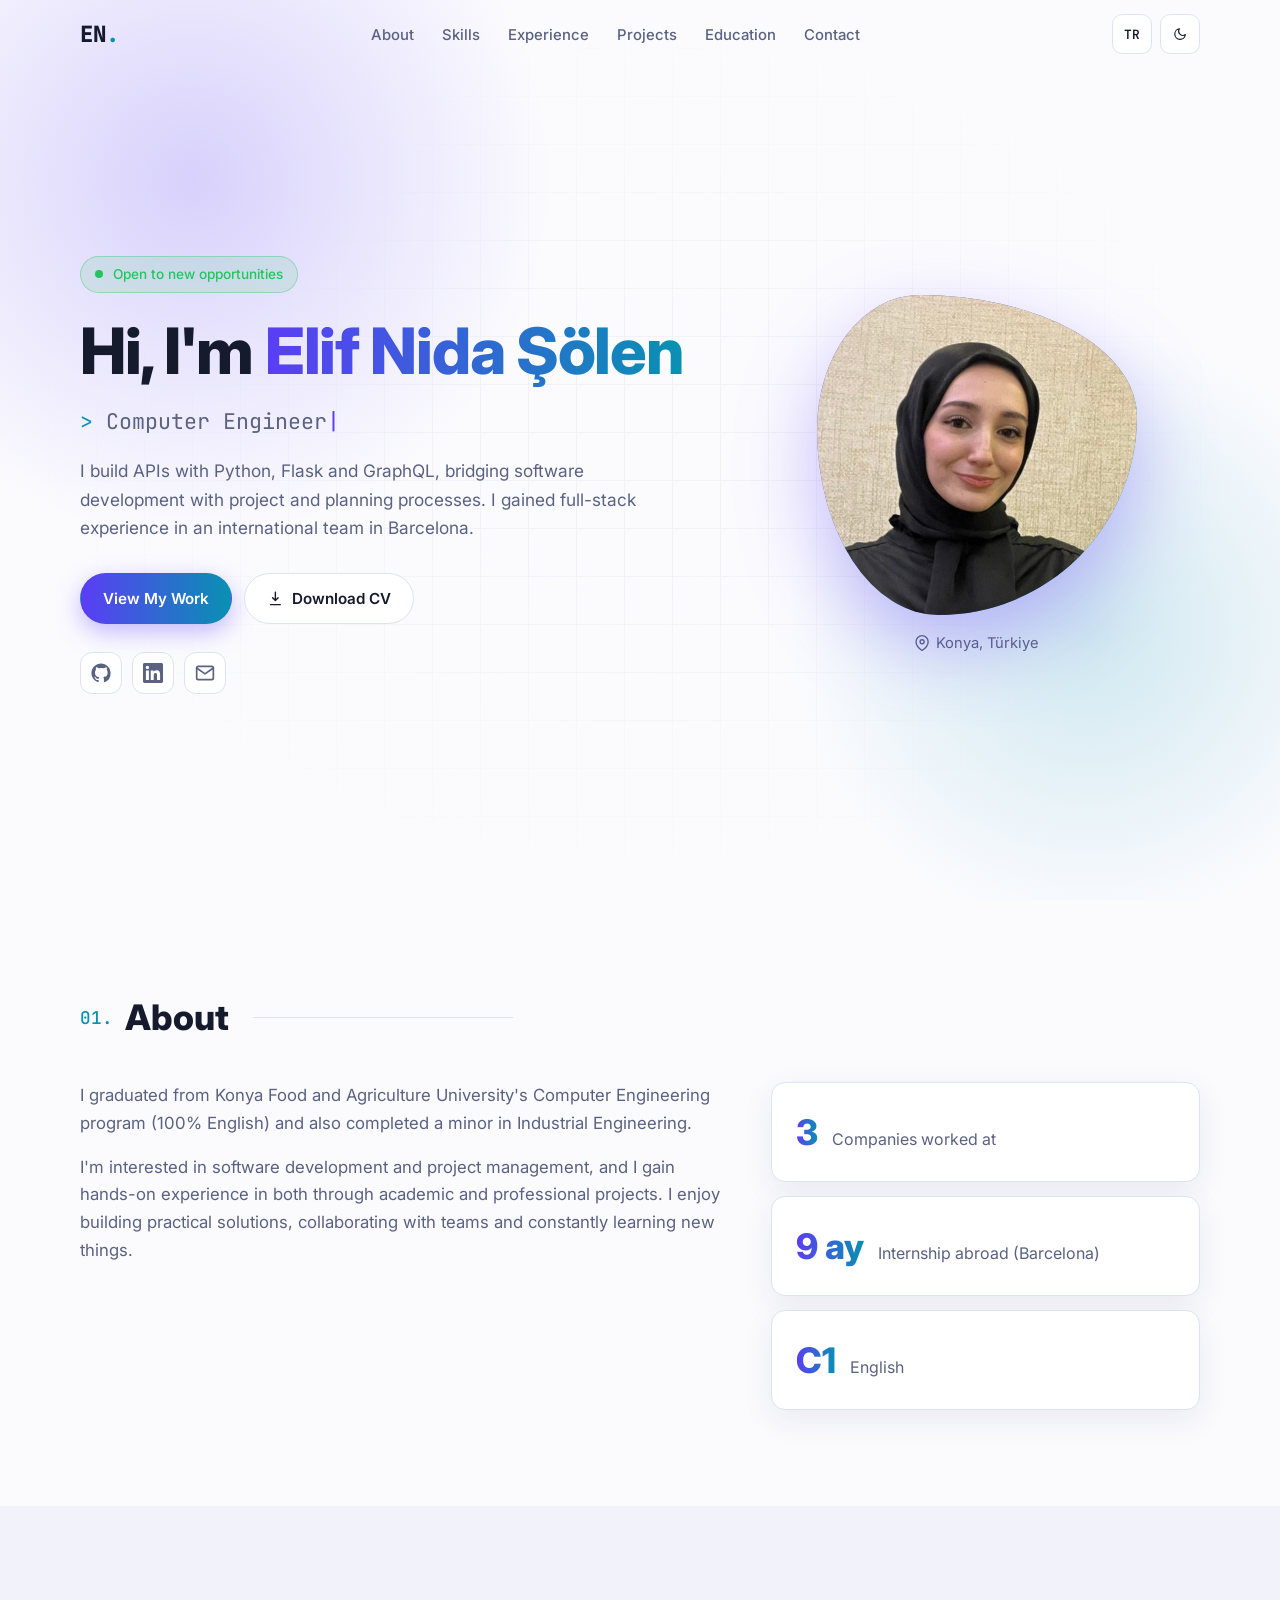
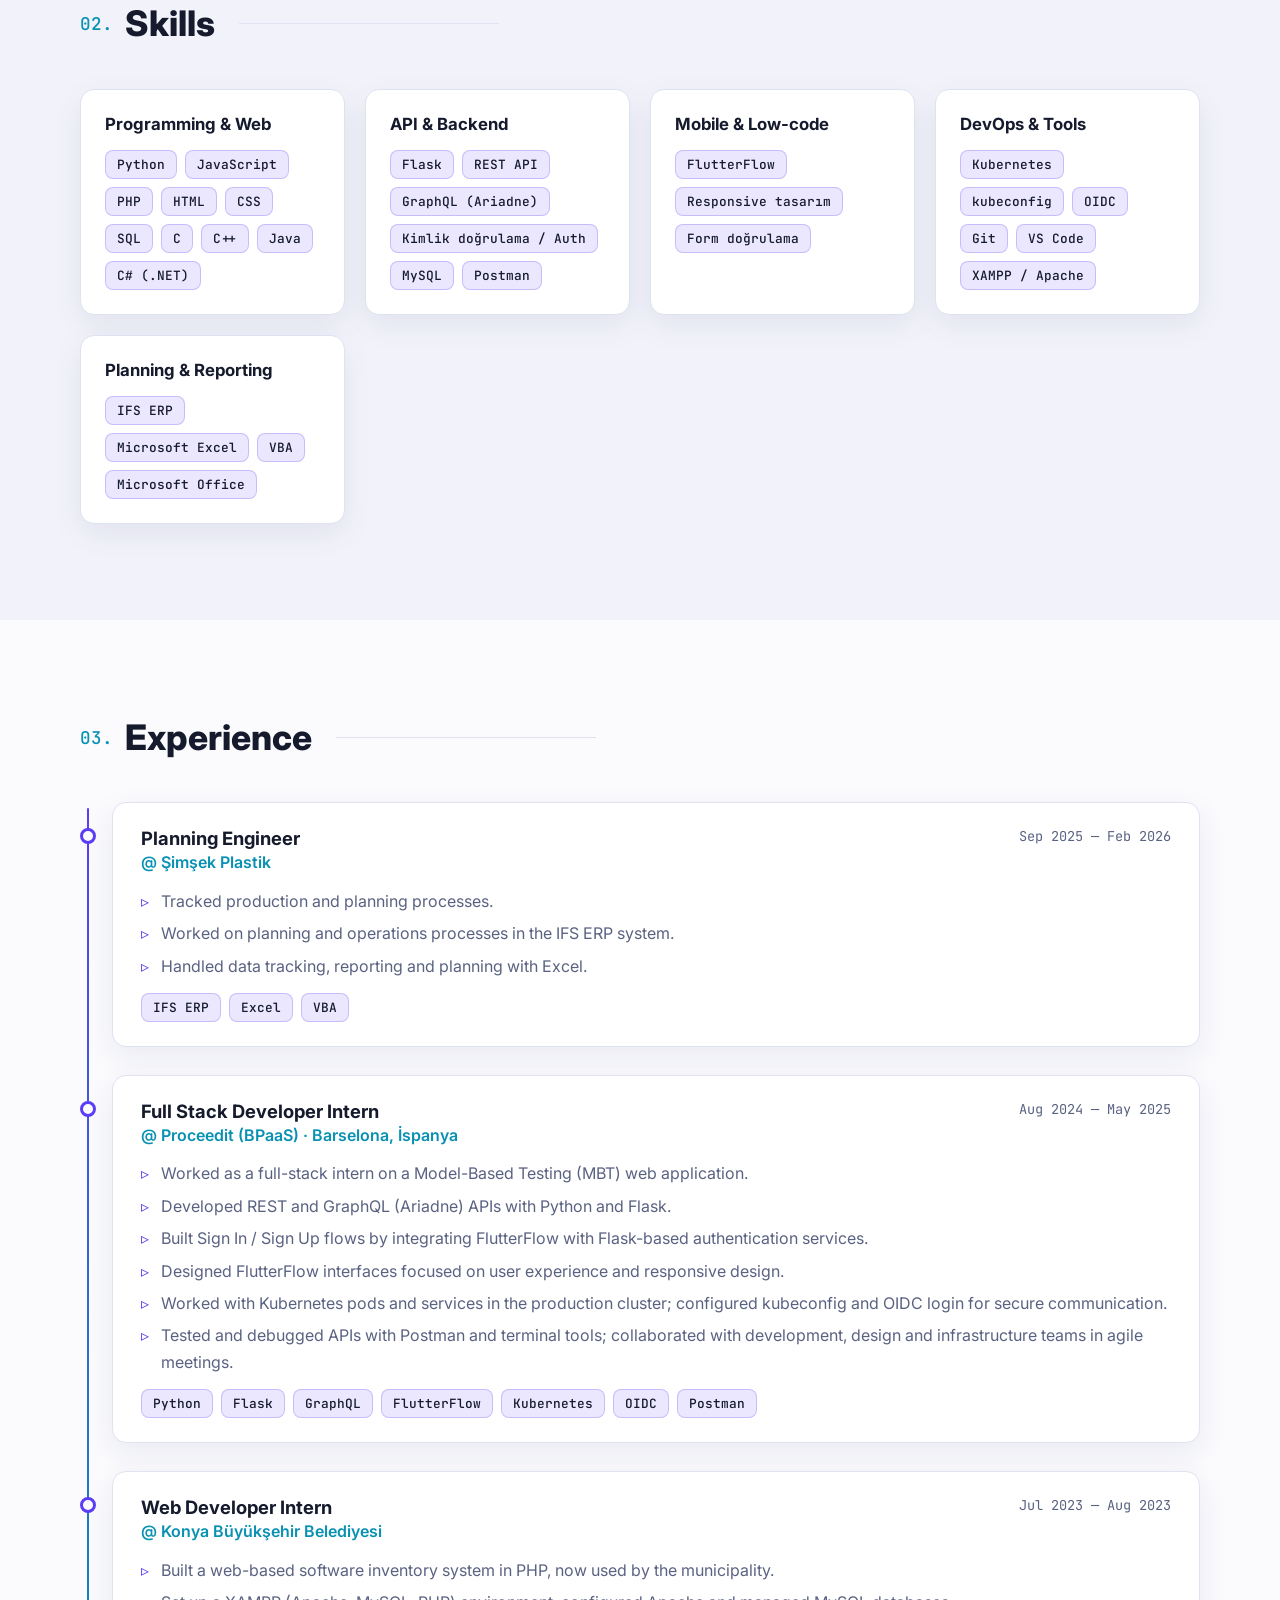
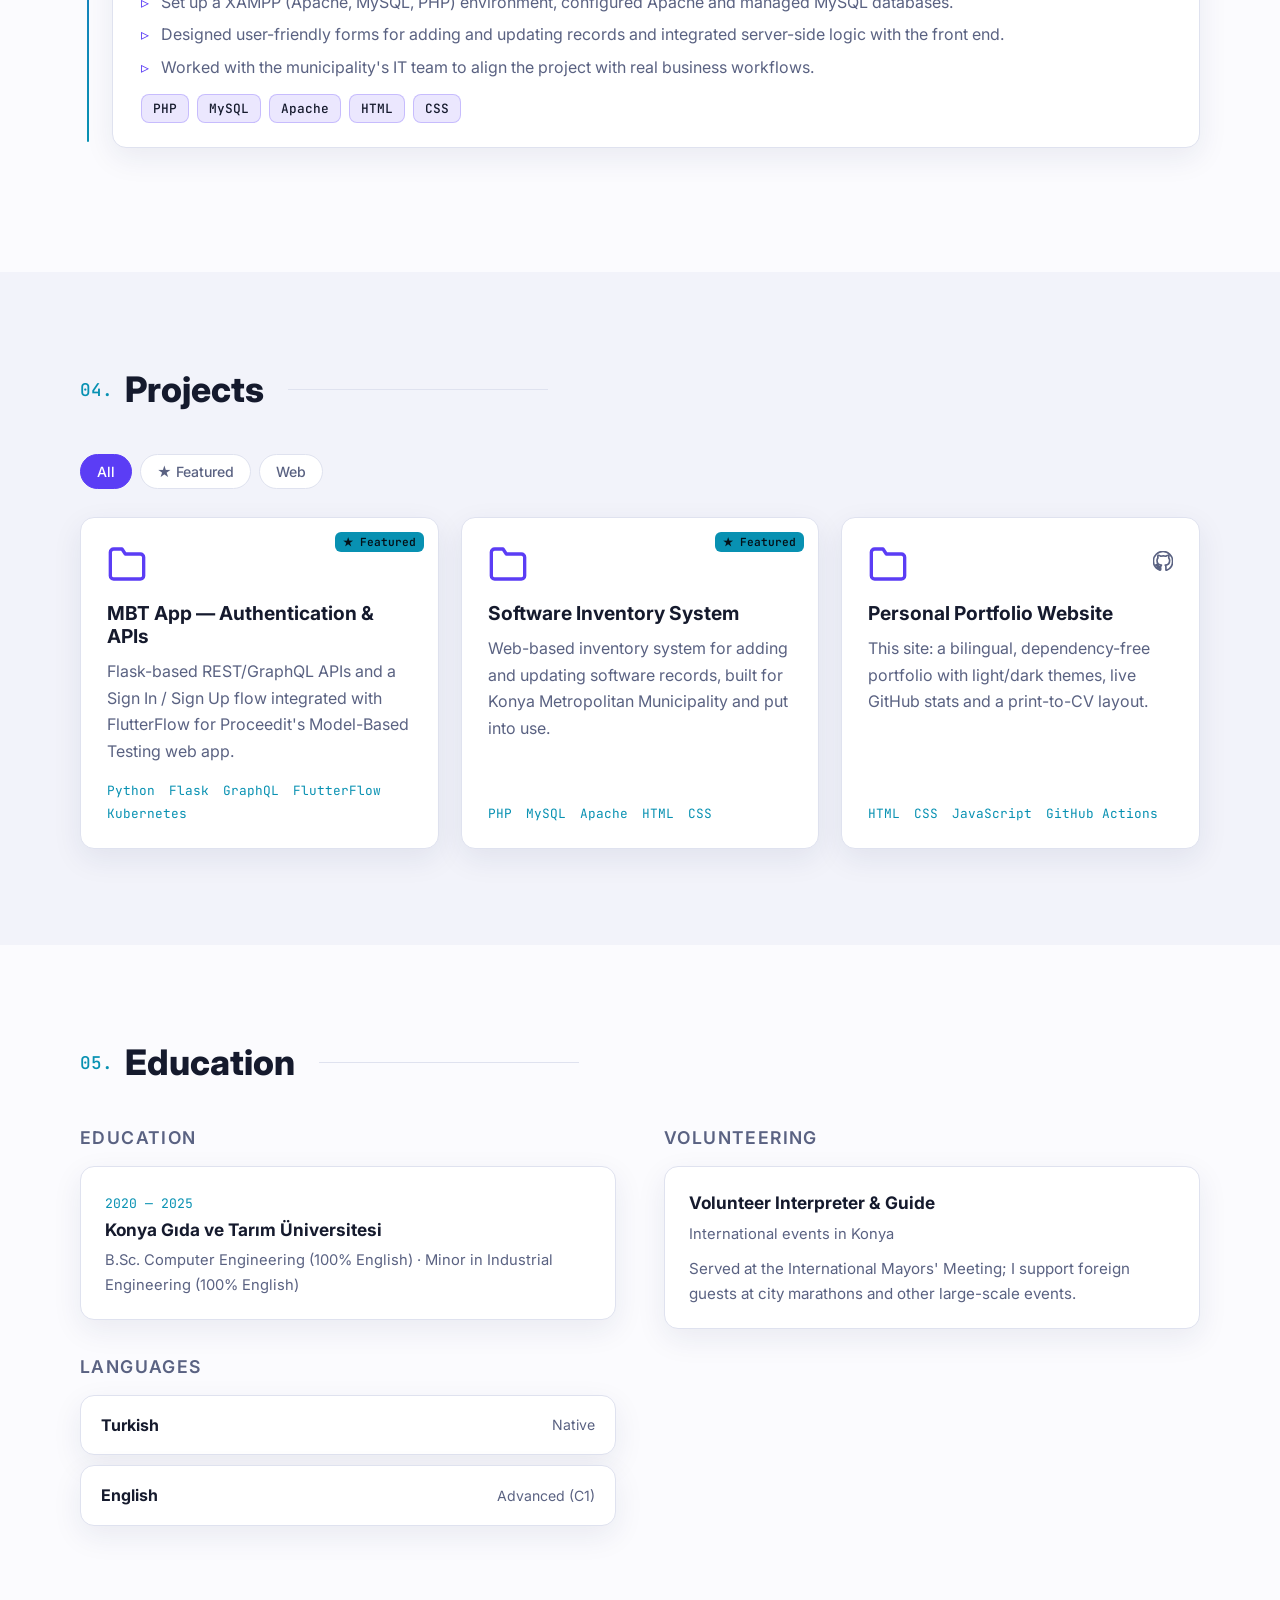
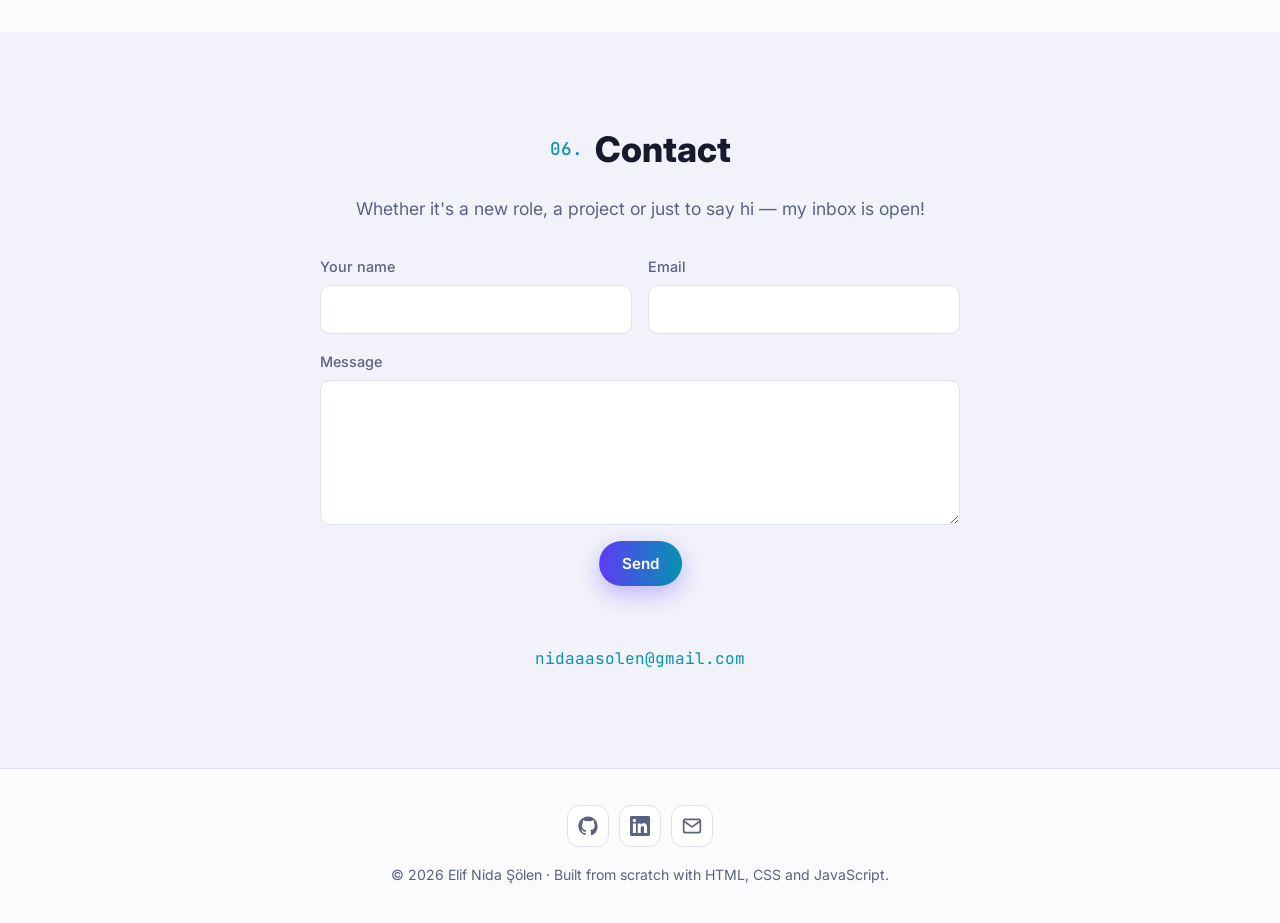
<file: index.html>
<!doctype html>
<html lang="tr" data-theme="dark">
<head>
  <meta charset="utf-8" />
  <meta name="viewport" content="width=device-width, initial-scale=1" />
  <title>Elif Nida Şölen — Bilgisayar Mühendisi</title>
  <meta name="description" content="Elif Nida Şölen — Bilgisayar Mühendisi portföyü: projeler, deneyim, yetenekler ve iletişim." />
  <meta name="theme-color" content="#0b0f19" />

  <!-- Open Graph: LinkedIn / Twitter paylaşımlarında görünen önizleme -->
  <meta property="og:type" content="website" />
  <meta property="og:title" content="Elif Nida Şölen — Bilgisayar Mühendisi" />
  <meta property="og:description" content="Python, Flask ve GraphQL ile API geliştiren Bilgisayar Mühendisi. Deneyim, projeler ve iletişim." />
  <meta property="og:image" content="assets/og-image.svg" />
  <meta name="twitter:card" content="summary_large_image" />

  <link rel="icon" href="assets/favicon.svg" type="image/svg+xml" />
  <link rel="preconnect" href="https://fonts.googleapis.com" />
  <link rel="preconnect" href="https://fonts.gstatic.com" crossorigin />
  <link href="https://fonts.googleapis.com/css2?family=Inter:wght@400;500;600;700;800&family=JetBrains+Mono:wght@400;500&display=swap" rel="stylesheet" />
  <link rel="stylesheet" href="css/style.css" />

  <!-- Tema, sayfa çizilmeden önce uygulanır (yanıp sönmeyi önler) -->
  <script>
    try {
      const t = localStorage.getItem("theme") ||
        (matchMedia("(prefers-color-scheme: light)").matches ? "light" : "dark");
      document.documentElement.dataset.theme = t;
    } catch (e) {}
  </script>
</head>
<body>
  <a class="skip-link" href="#main" data-i18n="skip">İçeriğe geç</a>

  <header class="navbar" id="navbar">
    <nav class="container nav-inner" aria-label="Ana menü">
      <a href="#top" class="logo" aria-label="Ana sayfa"><span id="logo-initials">EN</span><span class="logo-dot">.</span></a>

      <ul class="nav-links" id="nav-links">
        <li><a href="#about" data-i18n="nav.about">Hakkımda</a></li>
        <li><a href="#skills" data-i18n="nav.skills">Yetenekler</a></li>
        <li><a href="#experience" data-i18n="nav.experience">Deneyim</a></li>
        <li><a href="#projects" data-i18n="nav.projects">Projeler</a></li>
        <li><a href="#education" data-i18n="nav.education">Eğitim</a></li>
        <li><a href="#contact" data-i18n="nav.contact">İletişim</a></li>
      </ul>

      <div class="nav-actions">
        <button class="icon-btn" id="lang-toggle" aria-label="Dili değiştir" title="TR / EN">EN</button>
        <button class="icon-btn" id="theme-toggle" aria-label="Temayı değiştir" title="Tema">
          <svg class="i-sun" viewBox="0 0 24 24" aria-hidden="true"><circle cx="12" cy="12" r="4"/><path d="M12 2v2M12 20v2M4.9 4.9l1.4 1.4M17.7 17.7l1.4 1.4M2 12h2M20 12h2M4.9 19.1l1.4-1.4M17.7 6.3l1.4-1.4"/></svg>
          <svg class="i-moon" viewBox="0 0 24 24" aria-hidden="true"><path d="M21 12.8A9 9 0 1 1 11.2 3a7 7 0 0 0 9.8 9.8z"/></svg>
        </button>
        <button class="icon-btn menu-btn" id="menu-toggle" aria-label="Menüyü aç" aria-expanded="false" aria-controls="nav-links">
          <span></span><span></span><span></span>
        </button>
      </div>
    </nav>
  </header>

  <main id="main">
    <!-- HERO -->
    <section class="hero" id="top">
      <div class="hero-bg" aria-hidden="true"></div>
      <div class="container hero-inner">
        <div class="hero-text reveal">
          <p class="badge" id="open-badge"><span class="pulse"></span><span data-i18n="hero.open">Yeni fırsatlara açığım</span></p>
          <h1><span data-i18n="hero.hi">Merhaba, ben</span> <span class="gradient-text" id="hero-name"></span></h1>
          <p class="hero-role mono"><span class="prompt">&gt;</span> <span id="typed"></span><span class="caret" aria-hidden="true">|</span></p>
          <p class="hero-tagline" id="hero-tagline"></p>
          <div class="hero-cta">
            <a href="#projects" class="btn btn-primary" data-i18n="hero.cta_projects">Projelerimi Gör</a>
            <a href="#" class="btn btn-ghost" id="cv-btn" download>
              <svg viewBox="0 0 24 24" aria-hidden="true"><path d="M12 3v12m0 0l-4-4m4 4l4-4M5 21h14"/></svg>
              <span data-i18n="hero.cta_cv">CV İndir</span>
            </a>
          </div>
          <ul class="socials" id="hero-socials"></ul>
        </div>
        <div class="hero-visual reveal">
          <div class="avatar" id="avatar"></div>
          <p class="location" id="hero-location"></p>
        </div>
      </div>
    </section>

    <!-- HAKKIMDA -->
    <section class="section" id="about">
      <div class="container">
        <h2 class="section-title reveal"><span class="num">01.</span> <span data-i18n="nav.about">Hakkımda</span></h2>
        <div class="about-grid">
          <div class="about-text reveal" id="about-text"></div>
          <div class="stats reveal" id="about-stats"></div>
        </div>
        <div class="gh-card reveal" id="gh-card" hidden>
          <h3><svg viewBox="0 0 24 24" aria-hidden="true" class="gh-ico"><path d="M12 .5C5.7.5.5 5.7.5 12c0 5.1 3.3 9.4 7.9 10.9.6.1.8-.3.8-.6v-2c-3.2.7-3.9-1.5-3.9-1.5-.5-1.3-1.3-1.7-1.3-1.7-1-.7.1-.7.1-.7 1.2.1 1.8 1.2 1.8 1.2 1 1.8 2.8 1.3 3.5 1 .1-.8.4-1.3.7-1.6-2.6-.3-5.3-1.3-5.3-5.7 0-1.3.5-2.3 1.2-3.1-.1-.3-.5-1.5.1-3.1 0 0 1-.3 3.3 1.2a11.5 11.5 0 0 1 6 0c2.3-1.5 3.3-1.2 3.3-1.2.7 1.6.2 2.8.1 3.1.8.8 1.2 1.8 1.2 3.1 0 4.4-2.7 5.4-5.3 5.7.4.4.8 1.1.8 2.2v3.3c0 .3.2.7.8.6A11.5 11.5 0 0 0 23.5 12C23.5 5.7 18.3.5 12 .5z"/></svg>
            <span data-i18n="gh.title">GitHub Aktivitem</span></h3>
          <div class="gh-stats" id="gh-stats"></div>
          <div class="gh-langs" id="gh-langs"></div>
        </div>
      </div>
    </section>

    <!-- YETENEKLER -->
    <section class="section alt" id="skills">
      <div class="container">
        <h2 class="section-title reveal"><span class="num">02.</span> <span data-i18n="nav.skills">Yetenekler</span></h2>
        <div class="skills-grid" id="skills-grid"></div>
      </div>
    </section>

    <!-- DENEYİM -->
    <section class="section" id="experience">
      <div class="container">
        <h2 class="section-title reveal"><span class="num">03.</span> <span data-i18n="nav.experience">Deneyim</span></h2>
        <ol class="timeline" id="timeline"></ol>
      </div>
    </section>

    <!-- PROJELER -->
    <section class="section alt" id="projects">
      <div class="container">
        <h2 class="section-title reveal"><span class="num">04.</span> <span data-i18n="nav.projects">Projeler</span></h2>
        <div class="filters reveal" id="filters" role="tablist" aria-label="Proje filtresi"></div>
        <div class="projects-grid" id="projects-grid"></div>
      </div>
    </section>

    <!-- EĞİTİM & SERTİFİKALAR -->
    <section class="section" id="education">
      <div class="container">
        <h2 class="section-title reveal"><span class="num">05.</span> <span data-i18n="nav.education">Eğitim</span></h2>
        <div class="edu-grid">
          <div class="reveal">
            <h3 class="sub-title" data-i18n="edu.education">Eğitim</h3>
            <div id="edu-list"></div>
            <h3 class="sub-title" data-i18n="edu.languages">Diller</h3>
            <ul class="lang-list" id="lang-list"></ul>
          </div>
          <div class="reveal">
            <div id="cert-block">
              <h3 class="sub-title" data-i18n="edu.certificates">Sertifikalar</h3>
              <ul class="cert-list" id="cert-list"></ul>
            </div>
            <div id="vol-block">
              <h3 class="sub-title" data-i18n="edu.volunteering">Gönüllülük</h3>
              <div id="vol-list"></div>
            </div>
          </div>
        </div>
      </div>
    </section>

    <!-- İLETİŞİM -->
    <section class="section alt" id="contact">
      <div class="container contact-inner reveal">
        <h2 class="section-title center"><span class="num">06.</span> <span data-i18n="nav.contact">İletişim</span></h2>
        <p class="contact-lead" data-i18n="contact.lead">Yeni bir pozisyon, proje ya da sadece merhaba demek için — mesajınızı bekliyorum!</p>
        <form class="contact-form" id="contact-form" novalidate>
          <div class="row">
            <label><span data-i18n="contact.name">Adınız</span>
              <input name="name" required autocomplete="name" />
            </label>
            <label><span data-i18n="contact.email">E-posta</span>
              <input name="email" type="email" required autocomplete="email" />
            </label>
          </div>
          <label><span data-i18n="contact.message">Mesajınız</span>
            <textarea name="message" rows="5" required></textarea>
          </label>
          <button class="btn btn-primary" type="submit" data-i18n="contact.send">Gönder</button>
          <p class="form-note" id="form-note" role="status"></p>
        </form>
        <a class="mail-link mono" id="mail-link" href="#"></a>
      </div>
    </section>
  </main>

  <footer class="footer">
    <div class="container footer-inner">
      <ul class="socials" id="footer-socials"></ul>
      <p>© <span id="year"></span> <span id="footer-name"></span> · <span data-i18n="footer.built">HTML, CSS ve JavaScript ile sıfırdan geliştirildi.</span></p>
    </div>
  </footer>

  <button class="to-top" id="to-top" aria-label="Yukarı çık">↑</button>

  <script src="js/data.js"></script>
  <script src="js/main.js"></script>
</body>
</html>
</file>
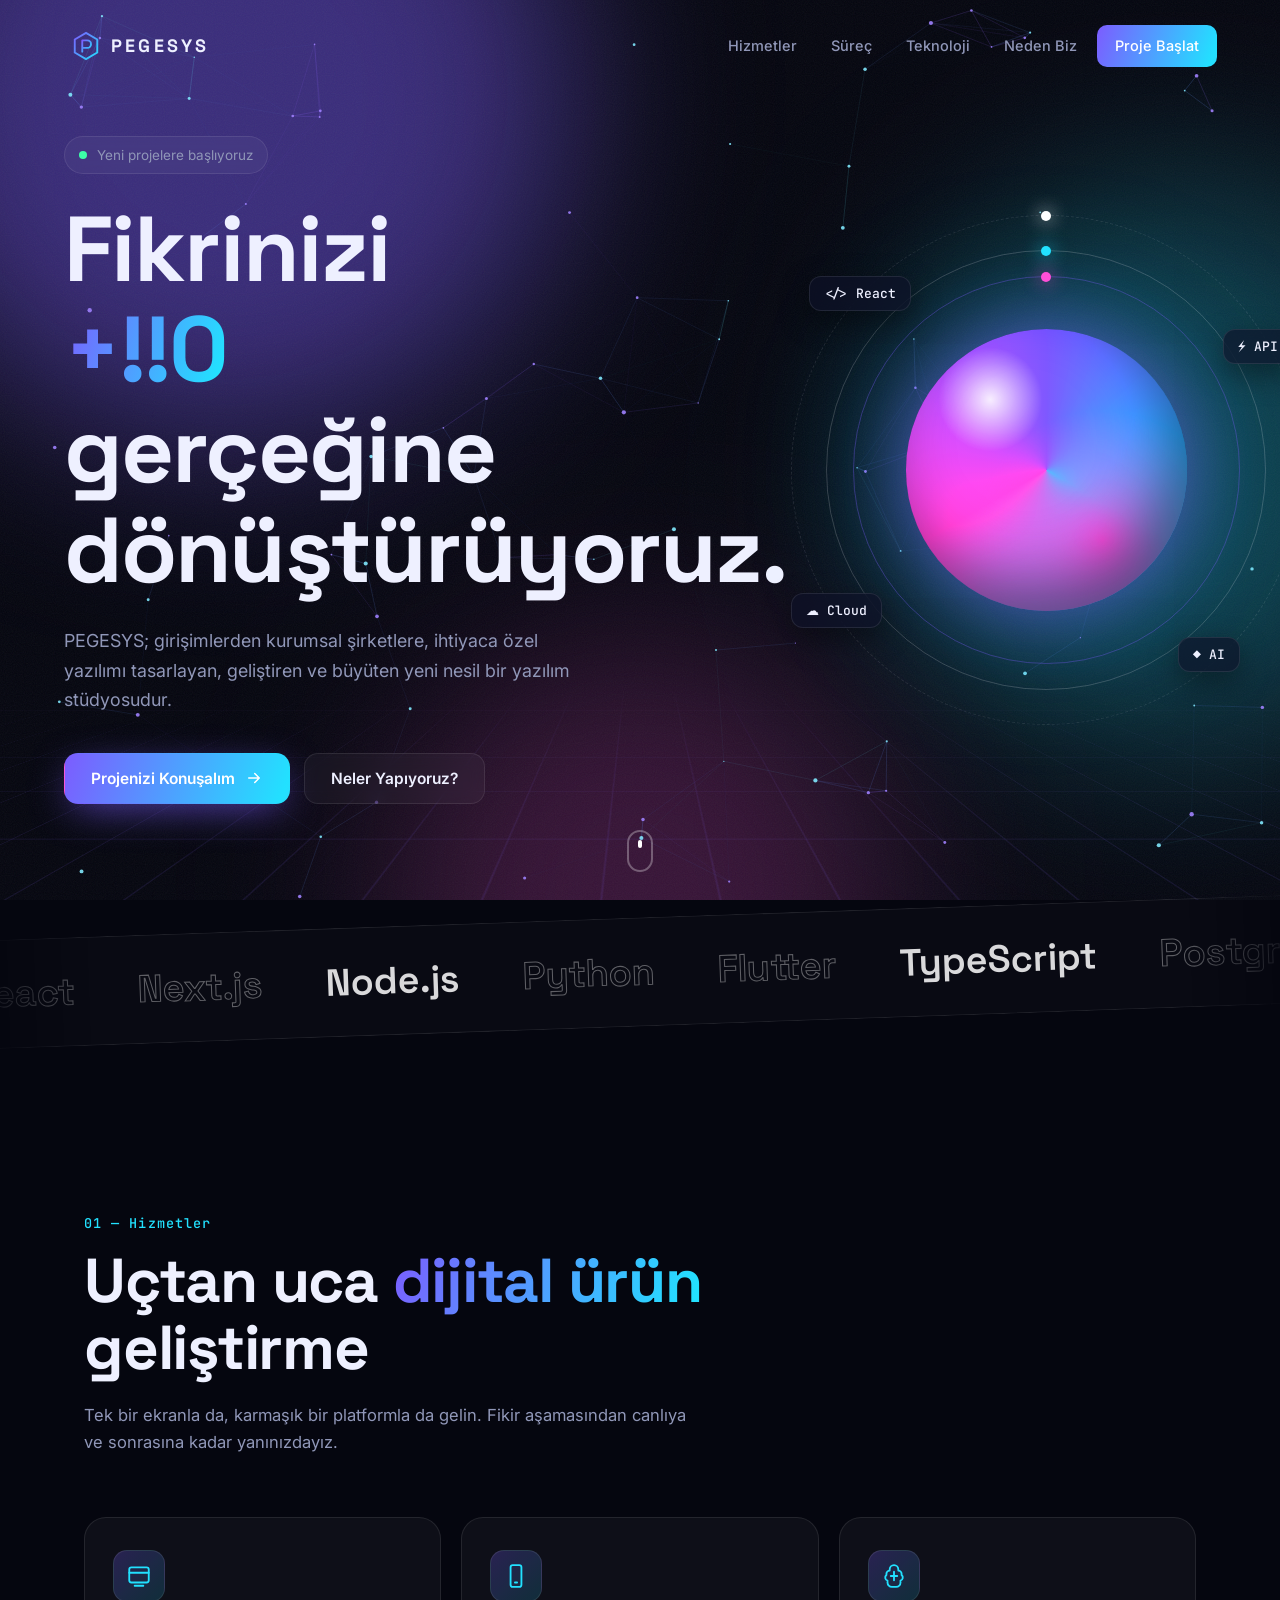
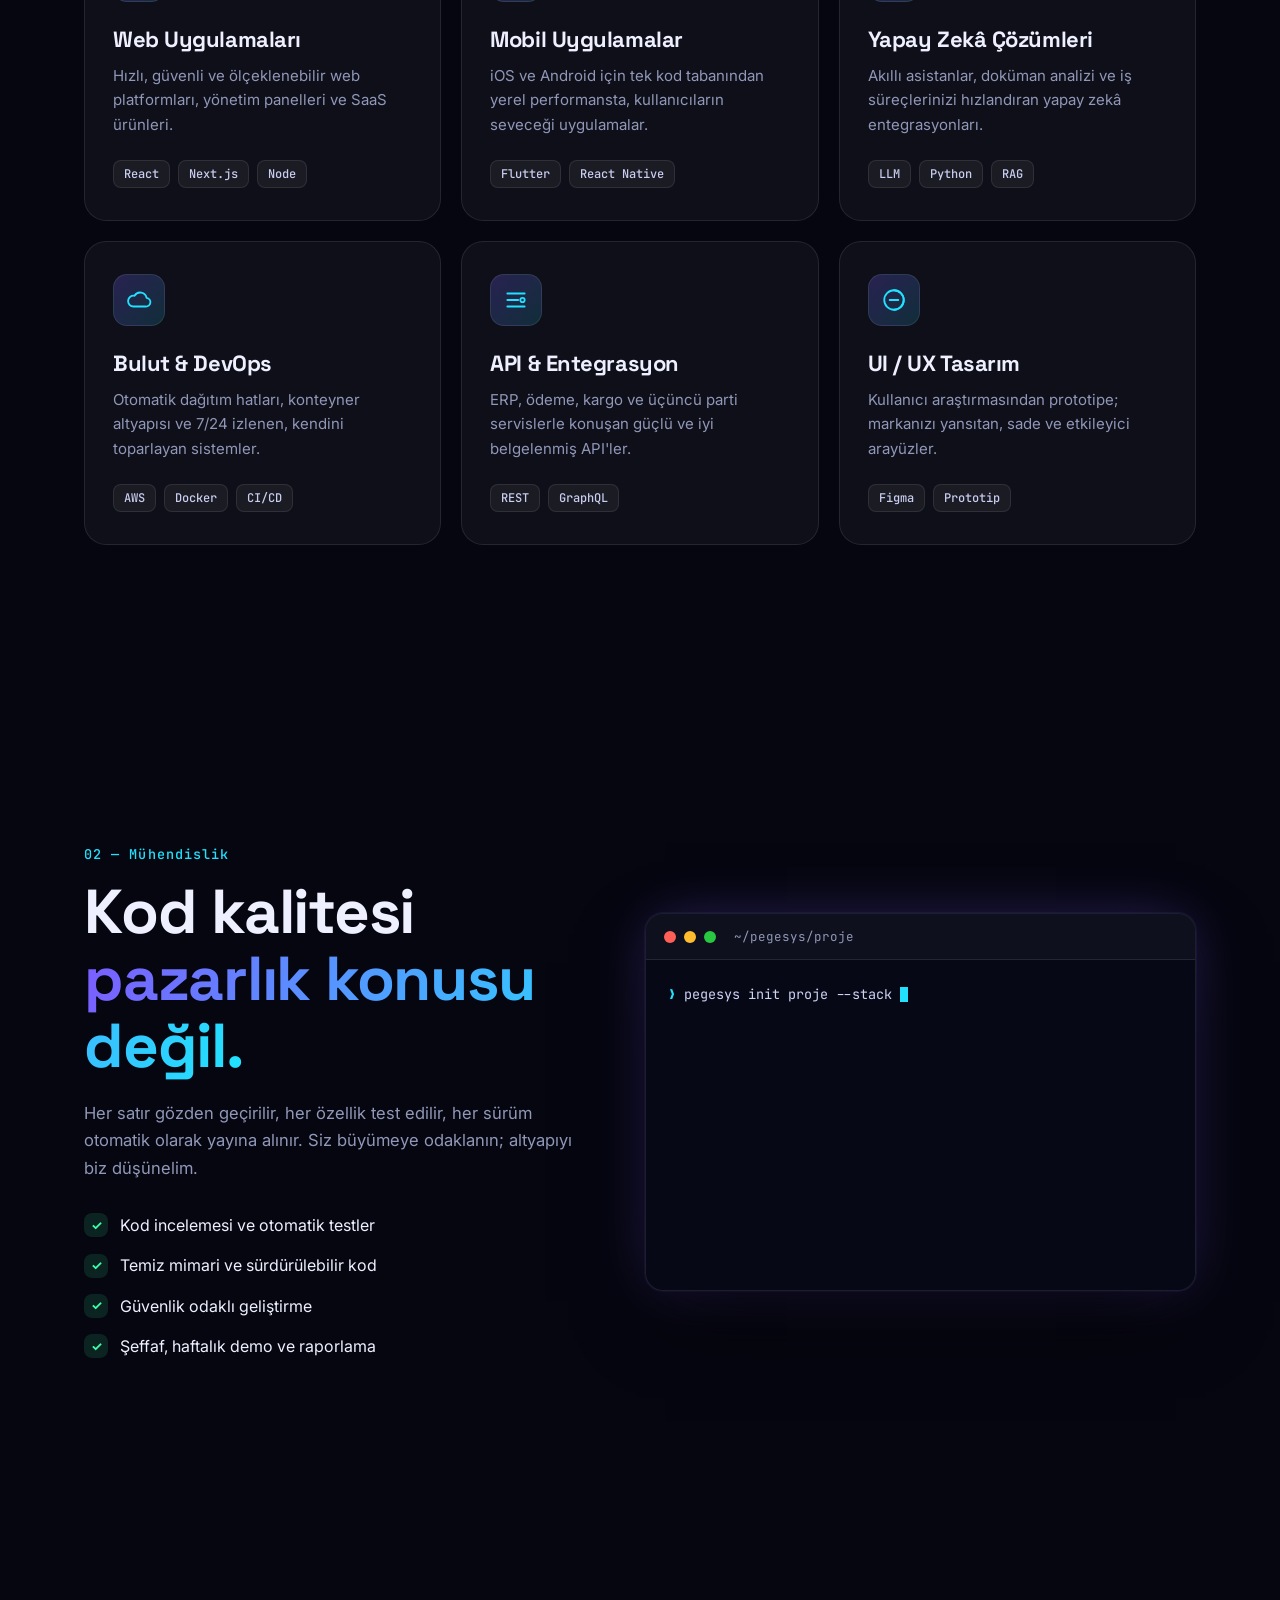
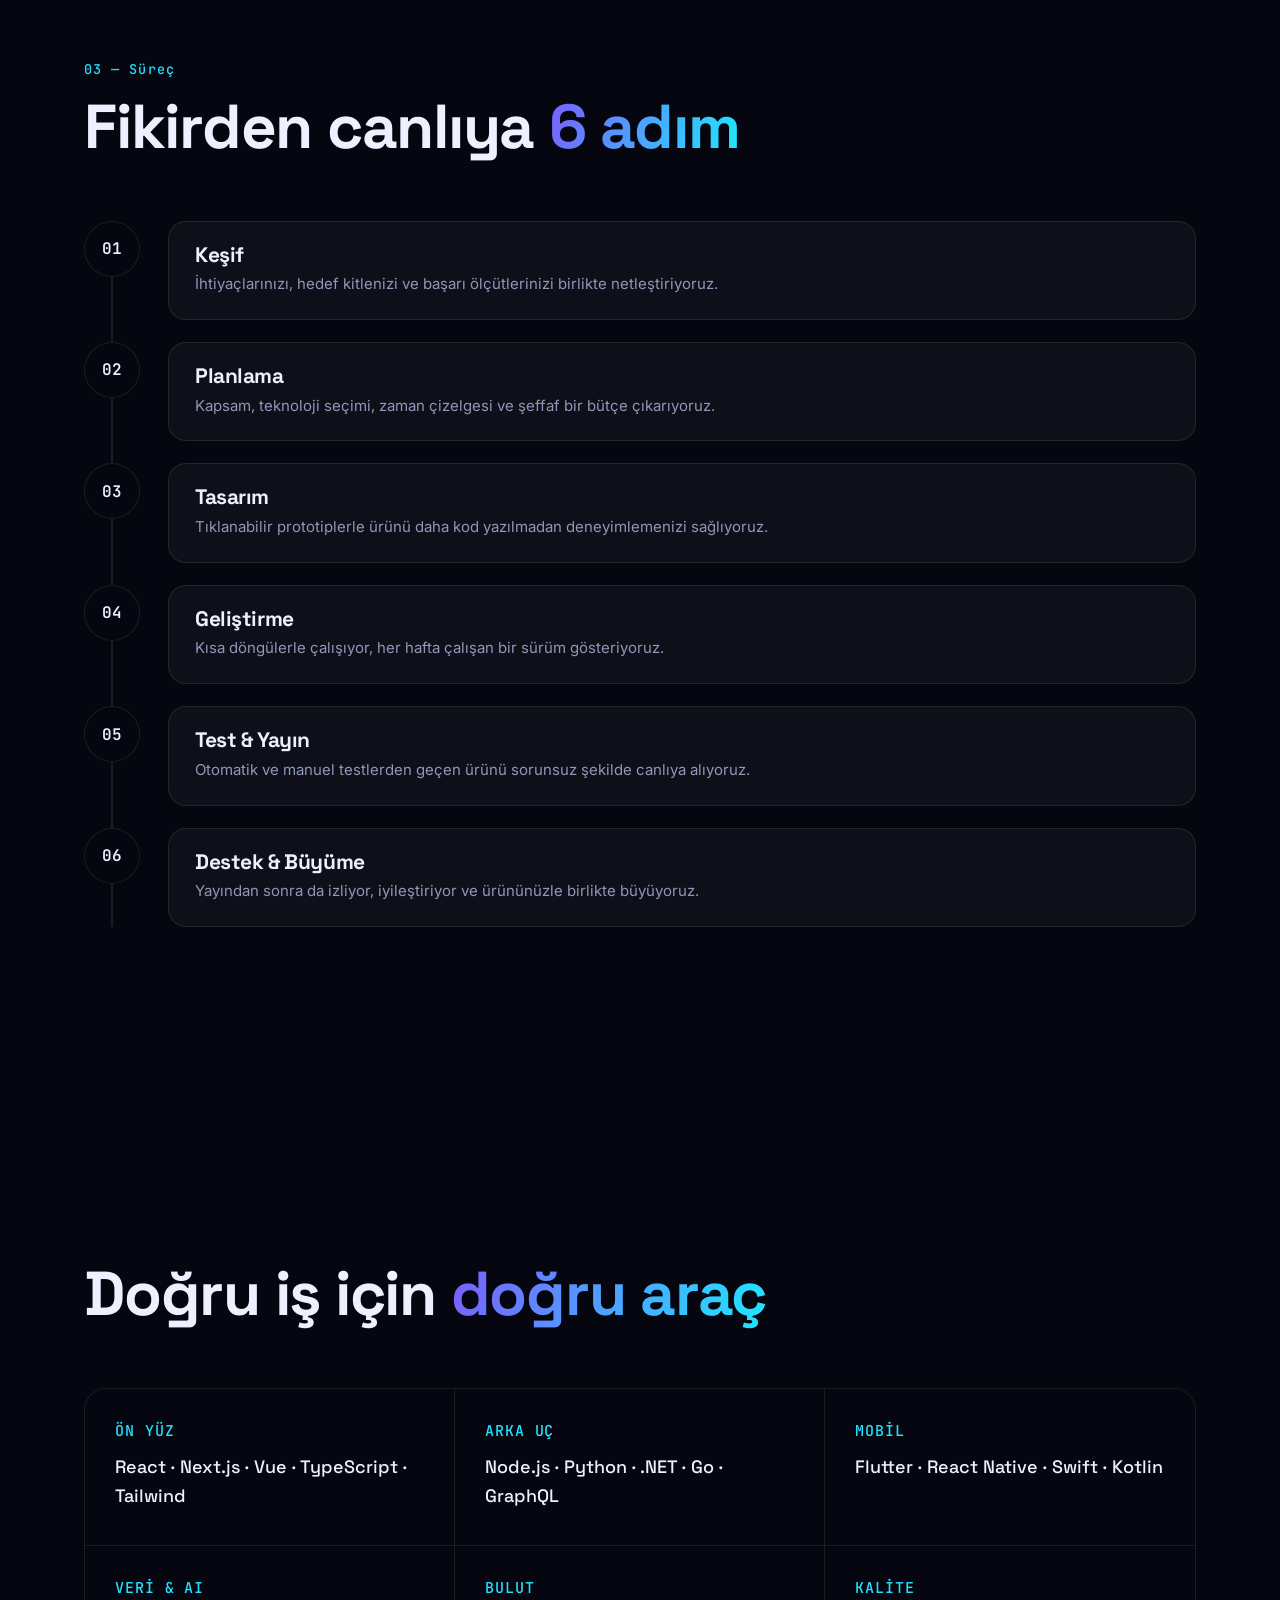
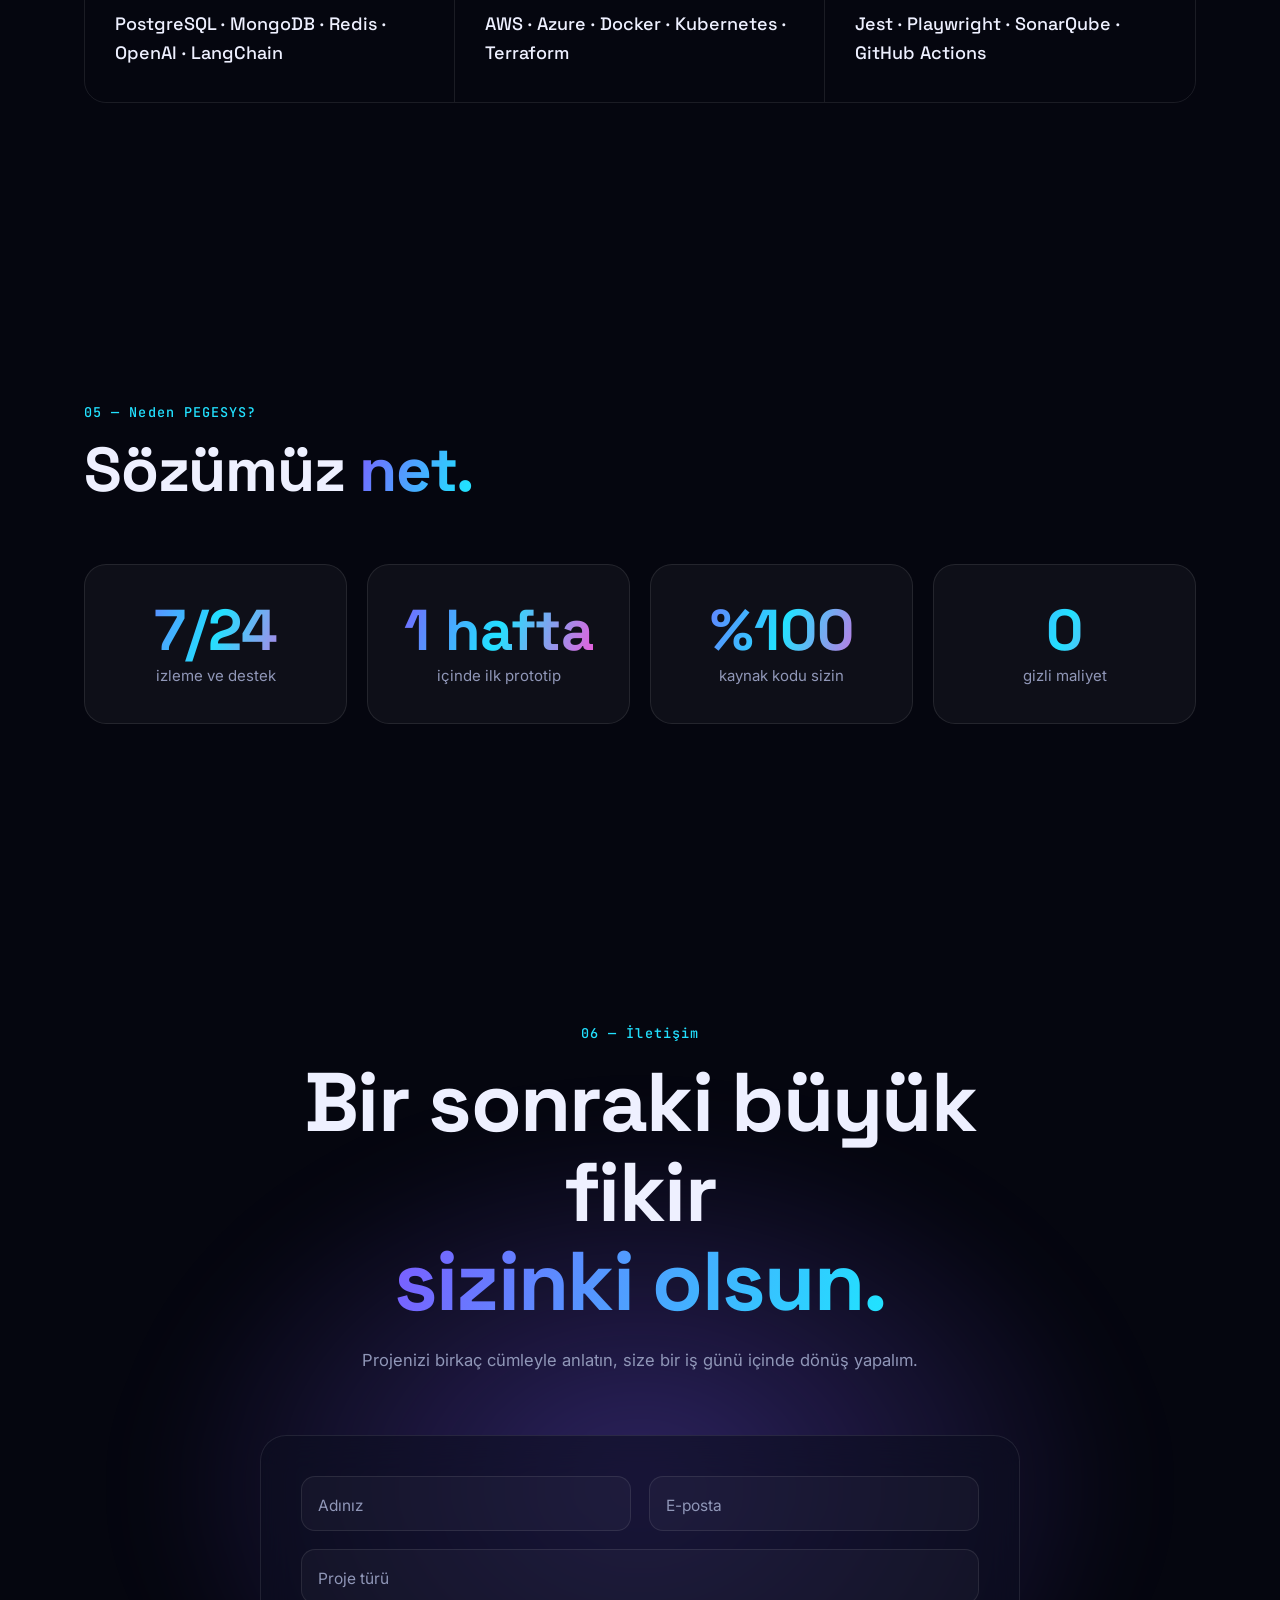
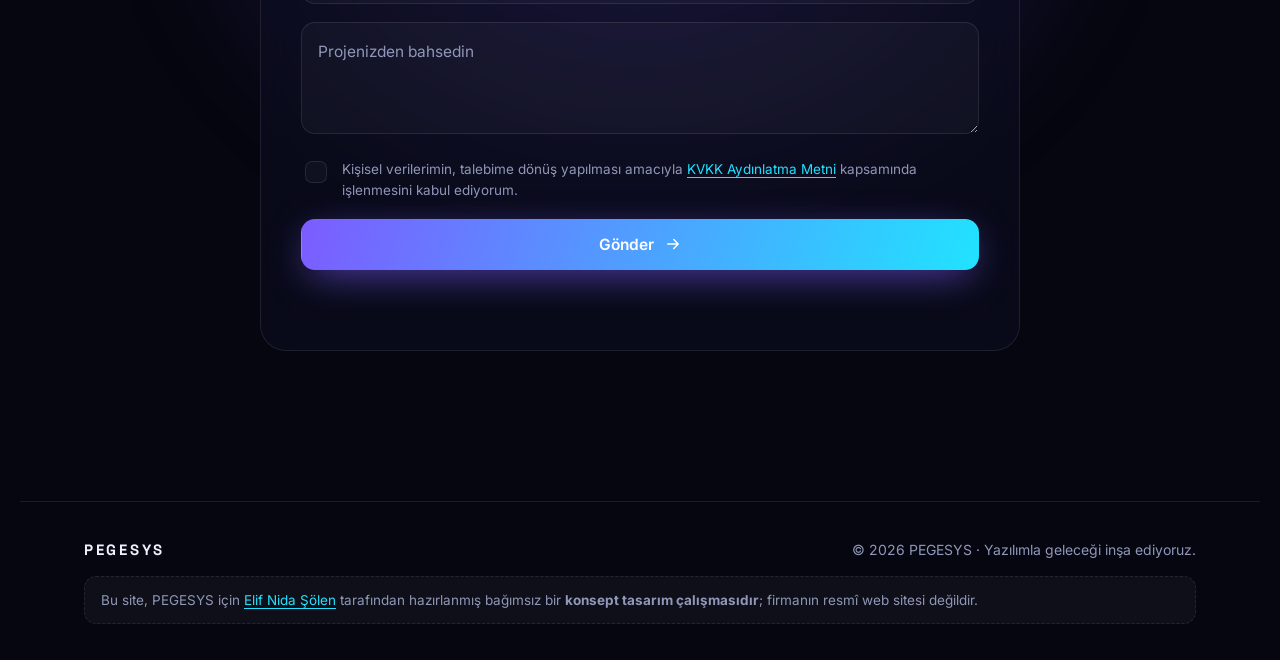
<file: pegesys/index.html>
<!doctype html>
<html lang="tr">
<head>
  <meta charset="utf-8" />
  <meta name="viewport" content="width=device-width, initial-scale=1" />
  <title>PEGESYS — Yazılımla Geleceği İnşa Ediyoruz</title>
  <meta name="description" content="PEGESYS: web, mobil, yapay zekâ ve bulut projelerinde fikirden canlıya uçtan uca yazılım geliştirme. (Konsept tasarım çalışması)" />
  <meta name="theme-color" content="#05060f" />
  <meta property="og:type" content="website" />
  <meta property="og:title" content="PEGESYS — Yazılımla Geleceği İnşa Ediyoruz" />
  <meta property="og:description" content="Fikirden koda, koddan etkiye. PEGESYS için hazırlanmış konsept web sitesi." />
  <link rel="icon" href="favicon.svg" type="image/svg+xml" />
  <link rel="preconnect" href="https://fonts.googleapis.com" />
  <link rel="preconnect" href="https://fonts.gstatic.com" crossorigin />
  <link href="https://fonts.googleapis.com/css2?family=Space+Grotesk:wght@400;500;600;700&family=Inter:wght@400;500;600&family=JetBrains+Mono:wght@400;500&display=swap" rel="stylesheet" />
  <link rel="stylesheet" href="style.css" />
</head>
<body>
  <!-- Açılış animasyonu -->
  <div class="loader" id="loader" aria-hidden="true">
    <div class="loader-logo">
      <svg viewBox="0 0 48 48" class="loader-hex"><path d="M24 3 42 13.5v21L24 45 6 34.5v-21Z" /></svg>
      <span class="loader-text" data-scramble>PEGESYS</span>
    </div>
    <div class="loader-bar"><span id="loader-fill"></span></div>
  </div>

  <div class="cursor-dot" aria-hidden="true"></div>
  <div class="cursor-ring" aria-hidden="true"></div>
  <div class="scroll-progress" aria-hidden="true"><span id="scroll-progress"></span></div>

  <!-- Arka plan katmanları -->
  <div class="bg" aria-hidden="true">
    <div class="aurora a1"></div>
    <div class="aurora a2"></div>
    <div class="aurora a3"></div>
    <canvas id="network"></canvas>
    <div class="grid-floor"></div>
    <div class="grain"></div>
  </div>

  <header class="nav" id="nav">
    <a href="#top" class="brand" aria-label="PEGESYS ana sayfa">
      <svg viewBox="0 0 48 48" class="brand-hex" aria-hidden="true">
        <defs><linearGradient id="hexg" x1="0" y1="0" x2="1" y2="1"><stop offset="0" stop-color="#7c5cff"/><stop offset="1" stop-color="#22e1ff"/></linearGradient></defs>
        <path d="M24 3 42 13.5v21L24 45 6 34.5v-21Z" fill="none" stroke="url(#hexg)" stroke-width="3"/>
        <path d="M18 33V15h8a6 6 0 0 1 0 12h-8" fill="none" stroke="url(#hexg)" stroke-width="3" stroke-linecap="round" stroke-linejoin="round"/>
      </svg>
      <span>PEGESYS</span>
    </a>
    <nav aria-label="Ana menü">
      <ul class="nav-links" id="nav-links">
        <li><a href="#hizmetler">Hizmetler</a></li>
        <li><a href="#surec">Süreç</a></li>
        <li><a href="#teknoloji">Teknoloji</a></li>
        <li><a href="#neden">Neden Biz</a></li>
        <li><a href="#iletisim" class="nav-cta magnetic">Proje Başlat</a></li>
      </ul>
    </nav>
    <button class="burger" id="burger" aria-label="Menüyü aç" aria-expanded="false" aria-controls="nav-links"><span></span><span></span></button>
  </header>

  <main id="top">
    <!-- HERO -->
    <section class="hero">
      <div class="hero-copy">
        <p class="eyebrow reveal"><span class="pulse"></span> Yeni projelere başlıyoruz</p>
        <h1 class="hero-title">
          <span class="line reveal">Fikrinizi</span>
          <span class="line reveal"><span class="gradient-text" id="rotator">web</span></span>
          <span class="line reveal">gerçeğine dönüştürüyoruz.</span>
        </h1>
        <p class="hero-sub reveal">PEGESYS; girişimlerden kurumsal şirketlere, ihtiyaca özel yazılımı tasarlayan, geliştiren ve büyüten yeni nesil bir yazılım stüdyosudur.</p>
        <div class="hero-actions reveal">
          <a href="#iletisim" class="btn btn-primary magnetic"><span>Projenizi Konuşalım</span><svg viewBox="0 0 24 24" aria-hidden="true"><path d="M5 12h14M13 6l6 6-6 6"/></svg></a>
          <a href="#hizmetler" class="btn btn-ghost magnetic"><span>Neler Yapıyoruz?</span></a>
        </div>
      </div>

      <div class="hero-visual reveal" aria-hidden="true">
        <div class="orb-wrap" id="orb">
          <div class="orb"></div>
          <div class="ring r1"><i></i></div>
          <div class="ring r2"><i></i></div>
          <div class="ring r3"><i></i></div>
          <div class="chip c1">&lt;/&gt; React</div>
          <div class="chip c2">⚡ API</div>
          <div class="chip c3">☁ Cloud</div>
          <div class="chip c4">◆ AI</div>
        </div>
      </div>

      <a href="#marquee" class="scroll-hint" aria-label="Aşağı kaydır"><span></span></a>
    </section>

    <!-- KAYAN TEKNOLOJİ ŞERİDİ -->
    <section class="marquee" id="marquee" aria-label="Kullandığımız teknolojiler">
      <div class="marquee-track">
        <span>React</span><span>Next.js</span><span>Node.js</span><span>Python</span><span>Flutter</span><span>TypeScript</span><span>PostgreSQL</span><span>Docker</span><span>Kubernetes</span><span>AWS</span><span>OpenAI</span><span>GraphQL</span>
        <span>React</span><span>Next.js</span><span>Node.js</span><span>Python</span><span>Flutter</span><span>TypeScript</span><span>PostgreSQL</span><span>Docker</span><span>Kubernetes</span><span>AWS</span><span>OpenAI</span><span>GraphQL</span>
      </div>
    </section>

    <!-- HİZMETLER -->
    <section class="section" id="hizmetler">
      <div class="section-head">
        <p class="kicker reveal">01 — Hizmetler</p>
        <h2 class="reveal">Uçtan uca <span class="gradient-text">dijital ürün</span> geliştirme</h2>
        <p class="lead reveal">Tek bir ekranla da, karmaşık bir platformla da gelin. Fikir aşamasından canlıya ve sonrasına kadar yanınızdayız.</p>
      </div>
      <div class="cards">
        <article class="card reveal" data-tilt>
          <div class="card-icon"><svg viewBox="0 0 24 24"><rect x="3" y="4" width="18" height="14" rx="2"/><path d="M3 9h18M8 21h8"/></svg></div>
          <h3>Web Uygulamaları</h3>
          <p>Hızlı, güvenli ve ölçeklenebilir web platformları, yönetim panelleri ve SaaS ürünleri.</p>
          <ul class="tags"><li>React</li><li>Next.js</li><li>Node</li></ul>
        </article>
        <article class="card reveal" data-tilt>
          <div class="card-icon"><svg viewBox="0 0 24 24"><rect x="7" y="2" width="10" height="20" rx="2"/><path d="M11 18h2"/></svg></div>
          <h3>Mobil Uygulamalar</h3>
          <p>iOS ve Android için tek kod tabanından yerel performansta, kullanıcıların seveceği uygulamalar.</p>
          <ul class="tags"><li>Flutter</li><li>React Native</li></ul>
        </article>
        <article class="card reveal" data-tilt>
          <div class="card-icon"><svg viewBox="0 0 24 24"><path d="M12 2a4 4 0 0 1 4 4v1a3 3 0 0 1 3 3v1a3 3 0 0 1-1 5.2V18a4 4 0 0 1-4 4h-4a4 4 0 0 1-4-4v-1.8A3 3 0 0 1 5 11v-1a3 3 0 0 1 3-3V6a4 4 0 0 1 4-4Z"/><path d="M12 8v8M9 12h6"/></svg></div>
          <h3>Yapay Zekâ Çözümleri</h3>
          <p>Akıllı asistanlar, doküman analizi ve iş süreçlerinizi hızlandıran yapay zekâ entegrasyonları.</p>
          <ul class="tags"><li>LLM</li><li>Python</li><li>RAG</li></ul>
        </article>
        <article class="card reveal" data-tilt>
          <div class="card-icon"><svg viewBox="0 0 24 24"><path d="M7 18a5 5 0 1 1 .9-9.9A6 6 0 0 1 19 10a4 4 0 0 1-1 8Z"/></svg></div>
          <h3>Bulut &amp; DevOps</h3>
          <p>Otomatik dağıtım hatları, konteyner altyapısı ve 7/24 izlenen, kendini toparlayan sistemler.</p>
          <ul class="tags"><li>AWS</li><li>Docker</li><li>CI/CD</li></ul>
        </article>
        <article class="card reveal" data-tilt>
          <div class="card-icon"><svg viewBox="0 0 24 24"><path d="M4 6h16M4 12h10M4 18h16"/><circle cx="18" cy="12" r="2"/></svg></div>
          <h3>API &amp; Entegrasyon</h3>
          <p>ERP, ödeme, kargo ve üçüncü parti servislerle konuşan güçlü ve iyi belgelenmiş API'ler.</p>
          <ul class="tags"><li>REST</li><li>GraphQL</li></ul>
        </article>
        <article class="card reveal" data-tilt>
          <div class="card-icon"><svg viewBox="0 0 24 24"><circle cx="12" cy="12" r="9"/><path d="M12 3a9 9 0 0 1 0 18M8 12h8"/></svg></div>
          <h3>UI / UX Tasarım</h3>
          <p>Kullanıcı araştırmasından prototipe; markanızı yansıtan, sade ve etkileyici arayüzler.</p>
          <ul class="tags"><li>Figma</li><li>Prototip</li></ul>
        </article>
      </div>
    </section>

    <!-- TERMİNAL -->
    <section class="section split" id="terminal">
      <div class="split-copy">
        <p class="kicker reveal">02 — Mühendislik</p>
        <h2 class="reveal">Kod kalitesi <span class="gradient-text">pazarlık konusu değil.</span></h2>
        <p class="lead reveal">Her satır gözden geçirilir, her özellik test edilir, her sürüm otomatik olarak yayına alınır. Siz büyümeye odaklanın; altyapıyı biz düşünelim.</p>
        <ul class="checks reveal">
          <li>Kod incelemesi ve otomatik testler</li>
          <li>Temiz mimari ve sürdürülebilir kod</li>
          <li>Güvenlik odaklı geliştirme</li>
          <li>Şeffaf, haftalık demo ve raporlama</li>
        </ul>
      </div>
      <div class="terminal reveal" data-tilt>
        <div class="term-bar"><i></i><i></i><i></i><span>~/pegesys/proje</span></div>
        <pre class="term-body" id="term" aria-label="Örnek terminal çıktısı"></pre>
      </div>
    </section>

    <!-- SÜREÇ -->
    <section class="section" id="surec">
      <div class="section-head">
        <p class="kicker reveal">03 — Süreç</p>
        <h2 class="reveal">Fikirden canlıya <span class="gradient-text">6 adım</span></h2>
      </div>
      <div class="timeline-wrap" id="timeline">
      <div class="timeline-line" aria-hidden="true"><span id="timeline-fill"></span></div>
      <ol class="timeline">
        <li class="step reveal"><span class="step-no">01</span><div><h3>Keşif</h3><p>İhtiyaçlarınızı, hedef kitlenizi ve başarı ölçütlerinizi birlikte netleştiriyoruz.</p></div></li>
        <li class="step reveal"><span class="step-no">02</span><div><h3>Planlama</h3><p>Kapsam, teknoloji seçimi, zaman çizelgesi ve şeffaf bir bütçe çıkarıyoruz.</p></div></li>
        <li class="step reveal"><span class="step-no">03</span><div><h3>Tasarım</h3><p>Tıklanabilir prototiplerle ürünü daha kod yazılmadan deneyimlemenizi sağlıyoruz.</p></div></li>
        <li class="step reveal"><span class="step-no">04</span><div><h3>Geliştirme</h3><p>Kısa döngülerle çalışıyor, her hafta çalışan bir sürüm gösteriyoruz.</p></div></li>
        <li class="step reveal"><span class="step-no">05</span><div><h3>Test &amp; Yayın</h3><p>Otomatik ve manuel testlerden geçen ürünü sorunsuz şekilde canlıya alıyoruz.</p></div></li>
        <li class="step reveal"><span class="step-no">06</span><div><h3>Destek &amp; Büyüme</h3><p>Yayından sonra da izliyor, iyileştiriyor ve ürününüzle birlikte büyüyoruz.</p></div></li>
      </ol>
      </div>
    </section>

    <!-- TEKNOLOJİ -->
    <section class="section" id="teknoloji">
      <div class="section-head">
        <p class="kicker reveal">04 — Teknoloji</p>
        <h2 class="reveal">Doğru iş için <span class="gradient-text">doğru araç</span></h2>
      </div>
      <div class="stack">
        <div class="stack-col reveal"><h3>Ön Yüz</h3><p>React · Next.js · Vue · TypeScript · Tailwind</p></div>
        <div class="stack-col reveal"><h3>Arka Uç</h3><p>Node.js · Python · .NET · Go · GraphQL</p></div>
        <div class="stack-col reveal"><h3>Mobil</h3><p>Flutter · React Native · Swift · Kotlin</p></div>
        <div class="stack-col reveal"><h3>Veri &amp; AI</h3><p>PostgreSQL · MongoDB · Redis · OpenAI · LangChain</p></div>
        <div class="stack-col reveal"><h3>Bulut</h3><p>AWS · Azure · Docker · Kubernetes · Terraform</p></div>
        <div class="stack-col reveal"><h3>Kalite</h3><p>Jest · Playwright · SonarQube · GitHub Actions</p></div>
      </div>
    </section>

    <!-- NEDEN BİZ -->
    <section class="section" id="neden">
      <div class="section-head">
        <p class="kicker reveal">05 — Neden PEGESYS?</p>
        <h2 class="reveal">Sözümüz <span class="gradient-text">net.</span></h2>
      </div>
      <div class="stats">
        <div class="stat reveal"><strong><span data-count="7">0</span>/24</strong><span>izleme ve destek</span></div>
        <div class="stat reveal"><strong><span data-count="1">0</span> hafta</strong><span>içinde ilk prototip</span></div>
        <div class="stat reveal"><strong>%<span data-count="100">0</span></strong><span>kaynak kodu sizin</span></div>
        <div class="stat reveal"><strong><span data-count="0">0</span></strong><span>gizli maliyet</span></div>
      </div>
    </section>

    <!-- CTA + İLETİŞİM -->
    <section class="section contact" id="iletisim">
      <div class="contact-glow" aria-hidden="true"></div>
      <div class="section-head center">
        <p class="kicker reveal">06 — İletişim</p>
        <h2 class="big reveal">Bir sonraki büyük fikir <br /><span class="gradient-text">sizinki olsun.</span></h2>
        <p class="lead reveal">Projenizi birkaç cümleyle anlatın, size bir iş günü içinde dönüş yapalım.</p>
      </div>
      <form class="form reveal" id="form" novalidate>
        <div class="field"><input id="f-name" name="name" required placeholder=" " autocomplete="name" /><label for="f-name">Adınız</label></div>
        <div class="field"><input id="f-mail" name="email" type="email" required placeholder=" " autocomplete="email" /><label for="f-mail">E-posta</label></div>
        <div class="field full">
          <select id="f-type" name="type" required>
            <option value="" disabled selected hidden></option>
            <option>Web Uygulaması</option><option>Mobil Uygulama</option><option>Yapay Zekâ</option><option>Bulut / DevOps</option><option>Diğer</option>
          </select>
          <label for="f-type">Proje türü</label>
        </div>
        <div class="field full"><textarea id="f-msg" name="message" rows="4" required placeholder=" "></textarea><label for="f-msg">Projenizden bahsedin</label></div>
        <div class="field full consent">
          <input id="f-consent" name="consent" type="checkbox" required />
          <label for="f-consent">Kişisel verilerimin, talebime dönüş yapılması amacıyla <a href="kvkk.html" target="_blank" rel="noopener">KVKK Aydınlatma Metni</a> kapsamında işlenmesini kabul ediyorum.</label>
        </div>
        <!-- Botları yakalamak için gizli alan: insanlar görmez -->
        <div class="hp" aria-hidden="true"><label for="f-website">Web siteniz</label><input id="f-website" name="website" tabindex="-1" autocomplete="off" /></div>
        <button class="btn btn-primary magnetic full" type="submit"><span>Gönder</span><svg viewBox="0 0 24 24" aria-hidden="true"><path d="M5 12h14M13 6l6 6-6 6"/></svg></button>
        <p class="form-status" id="form-status" role="status"></p>
      </form>
    </section>
  </main>

  <footer class="footer">
    <div class="footer-top">
      <span class="brand small">PEGESYS</span>
      <span>© <span id="year"></span> PEGESYS · Yazılımla geleceği inşa ediyoruz.</span>
    </div>
    <p class="concept-note">Bu site, PEGESYS için <a href="../">Elif Nida Şölen</a> tarafından hazırlanmış bağımsız bir <strong>konsept tasarım çalışmasıdır</strong>; firmanın resmî web sitesi değildir.</p>
  </footer>

  <script src="config.js"></script>
  <script src="app.js"></script>
</body>
</html>
</file>
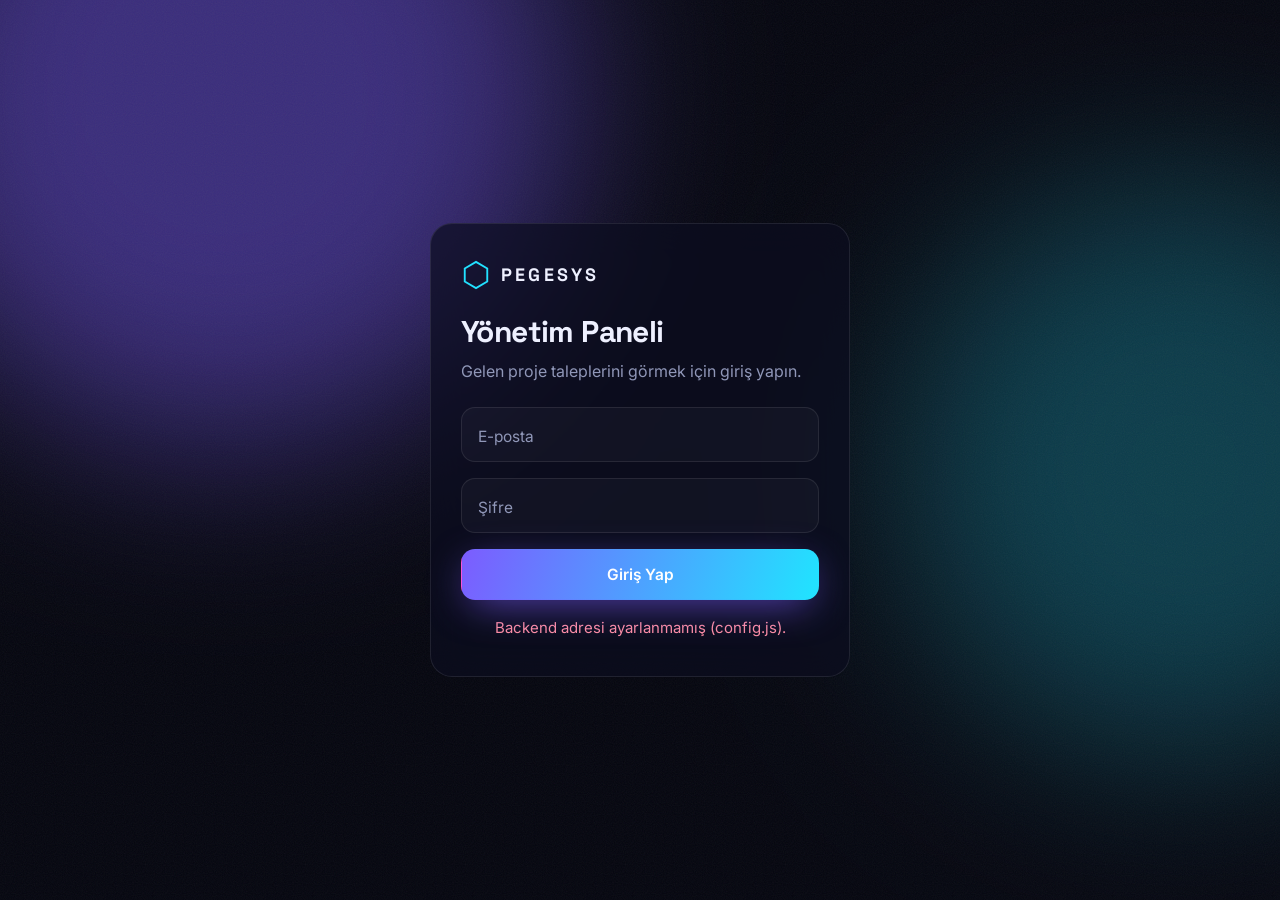
<file: pegesys/admin.html>
<!doctype html>
<html lang="tr">
<head>
  <meta charset="utf-8" />
  <meta name="viewport" content="width=device-width, initial-scale=1" />
  <title>PEGESYS Yönetim Paneli</title>
  <meta name="robots" content="noindex, nofollow" />
  <meta name="theme-color" content="#05060f" />
  <link rel="icon" href="favicon.svg" type="image/svg+xml" />
  <link rel="preconnect" href="https://fonts.googleapis.com" />
  <link rel="preconnect" href="https://fonts.gstatic.com" crossorigin />
  <link href="https://fonts.googleapis.com/css2?family=Space+Grotesk:wght@500;600;700&family=Inter:wght@400;500;600&family=JetBrains+Mono:wght@400;500&display=swap" rel="stylesheet" />
  <link rel="stylesheet" href="style.css" />
  <link rel="stylesheet" href="admin.css" />
</head>
<body class="admin">
  <div class="bg" aria-hidden="true"><div class="aurora a1"></div><div class="aurora a2"></div><div class="grain"></div></div>

  <!-- Giriş -->
  <main class="login-wrap" id="login-view">
    <form class="panel login" id="login-form" novalidate>
      <a href="./" class="brand"><svg viewBox="0 0 48 48" class="brand-hex" aria-hidden="true"><path d="M24 3 42 13.5v21L24 45 6 34.5v-21Z" fill="none" stroke="#22e1ff" stroke-width="3"/></svg><span>PEGESYS</span></a>
      <h1>Yönetim Paneli</h1>
      <p class="muted">Gelen proje taleplerini görmek için giriş yapın.</p>
      <div class="field"><input id="l-email" type="email" required placeholder=" " autocomplete="username" /><label for="l-email">E-posta</label></div>
      <div class="field"><input id="l-pass" type="password" required placeholder=" " autocomplete="current-password" /><label for="l-pass">Şifre</label></div>
      <button class="btn btn-primary full" type="submit"><span>Giriş Yap</span></button>
      <p class="form-status" id="login-status" role="status"></p>
    </form>
  </main>

  <!-- Panel -->
  <div class="dash" id="dash-view" hidden>
    <header class="dash-head">
      <a href="./" class="brand"><svg viewBox="0 0 48 48" class="brand-hex" aria-hidden="true"><path d="M24 3 42 13.5v21L24 45 6 34.5v-21Z" fill="none" stroke="#22e1ff" stroke-width="3"/></svg><span>PEGESYS</span></a>
      <div class="who"><span id="who"></span><button class="btn btn-ghost sm" id="logout">Çıkış</button></div>
    </header>

    <section class="tiles" aria-label="Özet">
      <div class="tile"><span>Toplam talep</span><strong id="s-total">0</strong></div>
      <div class="tile new"><span>Yeni</span><strong id="s-new">0</strong></div>
      <div class="tile"><span>Okundu</span><strong id="s-read">0</strong></div>
      <div class="tile"><span>Arşiv</span><strong id="s-archived">0</strong></div>
    </section>

    <section class="panel list-panel">
      <div class="toolbar">
        <div class="tabs" role="tablist" id="tabs">
          <button role="tab" data-status="all" aria-selected="true">Tümü</button>
          <button role="tab" data-status="new" aria-selected="false">Yeni</button>
          <button role="tab" data-status="read" aria-selected="false">Okundu</button>
          <button role="tab" data-status="archived" aria-selected="false">Arşiv</button>
        </div>
        <input class="search" id="search" type="search" placeholder="İsim, e-posta veya mesajda ara..." aria-label="Ara" />
      </div>
      <ul class="messages" id="messages" aria-live="polite"></ul>
      <div class="pager" id="pager"></div>
    </section>
  </div>

  <template id="msg-tpl">
    <li class="msg">
      <div class="msg-top">
        <div><strong class="m-name"></strong> <a class="m-email"></a></div>
        <div class="msg-meta"><span class="badge m-type"></span><span class="badge m-status"></span><time class="m-date"></time></div>
      </div>
      <p class="m-body"></p>
      <div class="msg-actions">
        <a class="btn btn-ghost sm m-reply">Yanıtla</a>
        <button class="btn btn-ghost sm" data-act="read">Okundu</button>
        <button class="btn btn-ghost sm" data-act="archived">Arşivle</button>
        <button class="btn btn-ghost sm" data-act="new">Yeni yap</button>
        <button class="btn btn-ghost sm danger" data-act="delete">Sil</button>
      </div>
    </li>
  </template>

  <script src="config.js"></script>
  <script src="admin.js"></script>
</body>
</html>
</file>
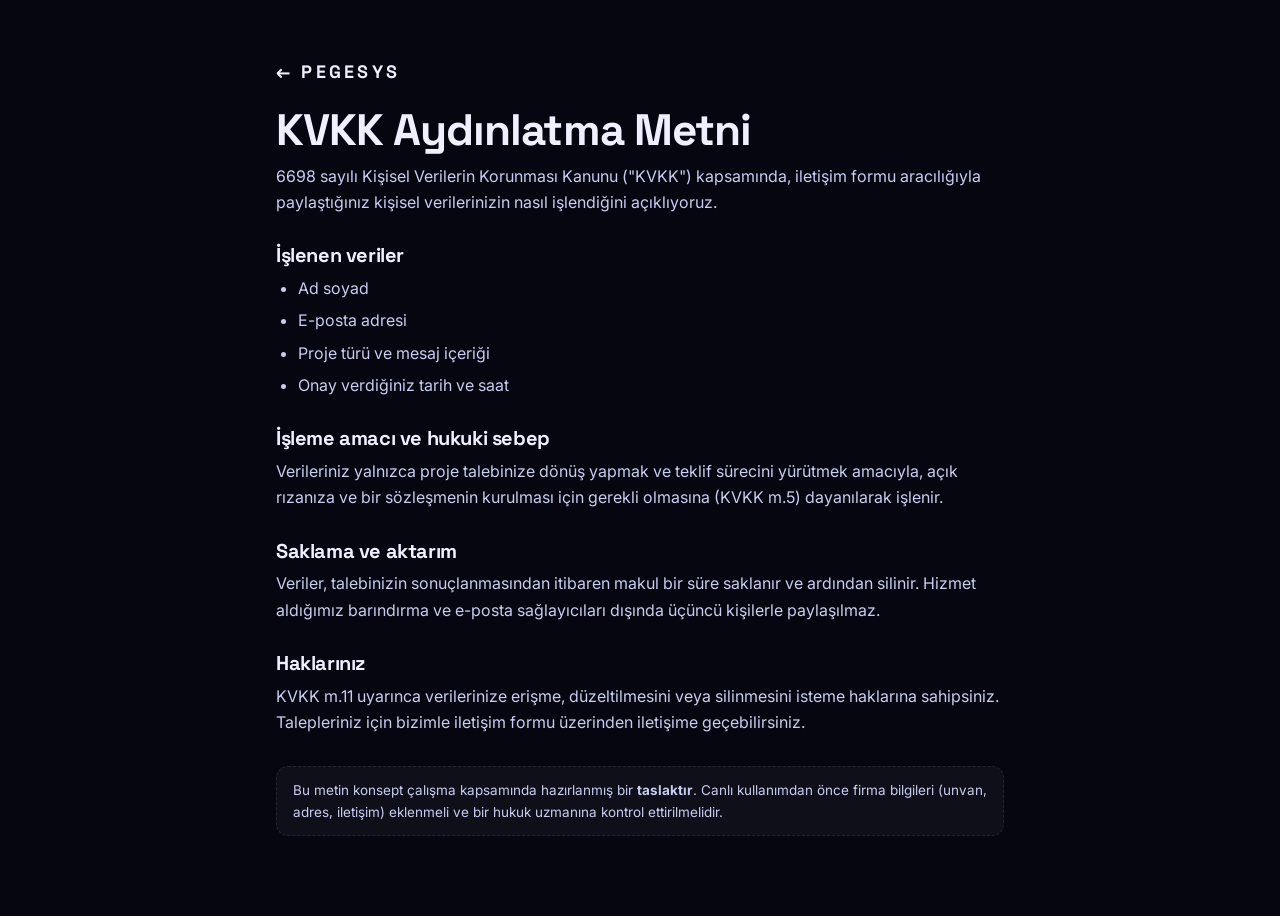
<file: pegesys/kvkk.html>
<!doctype html>
<html lang="tr">
<head>
  <meta charset="utf-8" />
  <meta name="viewport" content="width=device-width, initial-scale=1" />
  <title>KVKK Aydınlatma Metni — PEGESYS</title>
  <link rel="icon" href="favicon.svg" type="image/svg+xml" />
  <link href="https://fonts.googleapis.com/css2?family=Space+Grotesk:wght@600;700&family=Inter:wght@400;500&display=swap" rel="stylesheet" />
  <link rel="stylesheet" href="style.css" />
  <style>
    .legal { max-width: 760px; margin: 0 auto; padding: 60px 16px 80px; }
    .legal h1 { font-size: clamp(30px, 5vw, 44px); margin: 24px 0 8px; }
    .legal h2 { font-size: 20px; margin: 30px 0 8px; }
    .legal p, .legal li { color: #c9cdf0; }
    .legal ul { list-style: disc; padding-left: 22px; display: grid; gap: 6px; }
    .legal .note { margin-top: 30px; }
  </style>
</head>
<body>
  <main class="legal">
    <a href="./" class="brand"><span>← PEGESYS</span></a>
    <h1>KVKK Aydınlatma Metni</h1>
    <p>6698 sayılı Kişisel Verilerin Korunması Kanunu ("KVKK") kapsamında, iletişim formu aracılığıyla paylaştığınız kişisel verilerinizin nasıl işlendiğini açıklıyoruz.</p>

    <h2>İşlenen veriler</h2>
    <ul><li>Ad soyad</li><li>E-posta adresi</li><li>Proje türü ve mesaj içeriği</li><li>Onay verdiğiniz tarih ve saat</li></ul>

    <h2>İşleme amacı ve hukuki sebep</h2>
    <p>Verileriniz yalnızca proje talebinize dönüş yapmak ve teklif sürecini yürütmek amacıyla, açık rızanıza ve bir sözleşmenin kurulması için gerekli olmasına (KVKK m.5) dayanılarak işlenir.</p>

    <h2>Saklama ve aktarım</h2>
    <p>Veriler, talebinizin sonuçlanmasından itibaren makul bir süre saklanır ve ardından silinir. Hizmet aldığımız barındırma ve e-posta sağlayıcıları dışında üçüncü kişilerle paylaşılmaz.</p>

    <h2>Haklarınız</h2>
    <p>KVKK m.11 uyarınca verilerinize erişme, düzeltilmesini veya silinmesini isteme haklarına sahipsiniz. Talepleriniz için bizimle iletişim formu üzerinden iletişime geçebilirsiniz.</p>

    <p class="concept-note note">Bu metin konsept çalışma kapsamında hazırlanmış bir <strong>taslaktır</strong>. Canlı kullanımdan önce firma bilgileri (unvan, adres, iletişim) eklenmeli ve bir hukuk uzmanına kontrol ettirilmelidir.</p>
  </main>
</body>
</html>
</file>
<file: css/style.css>
/* ============================================================
   Tema değişkenleri — renkleri buradan değiştirebilirsiniz
   ============================================================ */
:root {
  --accent: #7c5cff;
  --accent-2: #22d3ee;
  --radius: 14px;
  --maxw: 1120px;
  --font: "Inter", system-ui, -apple-system, "Segoe UI", Roboto, sans-serif;
  --mono: "JetBrains Mono", ui-monospace, Menlo, Consolas, monospace;
  --ease: cubic-bezier(.2, .7, .2, 1);
}

[data-theme="dark"] {
  --bg: #0b0f19;
  --bg-alt: #0f1424;
  --surface: #141a2e;
  --surface-2: #1b2340;
  --border: #252e4d;
  --text: #e6e9f5;
  --muted: #9aa3c0;
  --shadow: 0 10px 30px rgba(0, 0, 0, .35);
}

[data-theme="light"] {
  --bg: #fbfbfe;
  --bg-alt: #f2f3fa;
  --surface: #ffffff;
  --surface-2: #eef0f8;
  --border: #dfe2ef;
  --text: #151a2d;
  --muted: #5a6282;
  --accent: #5b3df5;
  --accent-2: #0891b2;
  --shadow: 0 10px 30px rgba(30, 40, 90, .08);
}

/* ============================================================
   Temel
   ============================================================ */
*, *::before, *::after { box-sizing: border-box; }
html { scroll-behavior: smooth; scroll-padding-top: 80px; }
body {
  margin: 0;
  font-family: var(--font);
  background: var(--bg);
  color: var(--text);
  line-height: 1.65;
  -webkit-font-smoothing: antialiased;
  transition: background .3s, color .3s;
  overflow-x: hidden;
}
img { max-width: 100%; display: block; }
a { color: inherit; text-decoration: none; }
ul, ol { margin: 0; padding: 0; list-style: none; }
h1, h2, h3 { line-height: 1.2; margin: 0; }
svg { width: 1.1em; height: 1.1em; fill: none; stroke: currentColor; stroke-width: 2; stroke-linecap: round; stroke-linejoin: round; }
.mono { font-family: var(--mono); }
.container { width: min(100% - 32px, var(--maxw)); margin-inline: auto; }

.skip-link {
  position: absolute; left: 16px; top: -60px; z-index: 200;
  background: var(--accent); color: #fff; padding: 8px 14px; border-radius: 8px;
}
.skip-link:focus { top: 12px; }
:focus-visible { outline: 2px solid var(--accent-2); outline-offset: 3px; border-radius: 6px; }

.gradient-text {
  background: linear-gradient(90deg, var(--accent), var(--accent-2));
  -webkit-background-clip: text; background-clip: text; color: transparent;
}

/* ============================================================
   Butonlar
   ============================================================ */
.btn {
  display: inline-flex; align-items: center; gap: 8px;
  padding: 12px 22px; border-radius: 999px; font-weight: 600; font-size: .95rem;
  border: 1px solid transparent; cursor: pointer; font-family: inherit;
  transition: transform .2s var(--ease), box-shadow .2s, background .2s;
}
.btn:hover { transform: translateY(-2px); }
.btn-primary {
  background: linear-gradient(90deg, var(--accent), var(--accent-2)); color: #fff;
  box-shadow: 0 8px 24px color-mix(in srgb, var(--accent) 35%, transparent);
}
.btn-ghost { border-color: var(--border); background: var(--surface); color: var(--text); }
.btn-ghost:hover { border-color: var(--accent); }

.icon-btn {
  width: 40px; height: 40px; display: grid; place-items: center;
  border-radius: 10px; border: 1px solid var(--border); background: var(--surface);
  color: var(--text); cursor: pointer; font: 600 .8rem var(--mono);
  transition: border-color .2s;
}
.icon-btn:hover { border-color: var(--accent); }
[data-theme="dark"] .i-sun, [data-theme="light"] .i-moon { display: block; }
[data-theme="dark"] .i-moon, [data-theme="light"] .i-sun { display: none; }

/* ============================================================
   Navbar
   ============================================================ */
.navbar {
  position: fixed; inset: 0 0 auto; z-index: 100;
  transition: background .3s, border-color .3s, backdrop-filter .3s;
  border-bottom: 1px solid transparent;
}
.navbar.scrolled {
  background: color-mix(in srgb, var(--bg) 80%, transparent);
  backdrop-filter: blur(12px); -webkit-backdrop-filter: blur(12px);
  border-color: var(--border);
}
.nav-inner { display: flex; align-items: center; justify-content: space-between; height: 68px; }
.logo { font: 800 1.4rem var(--mono); }
.logo-dot { color: var(--accent-2); }
.nav-links { display: flex; gap: 28px; }
.nav-links a { color: var(--muted); font-weight: 500; font-size: .93rem; position: relative; transition: color .2s; }
.nav-links a::after {
  content: ""; position: absolute; left: 0; bottom: -4px; width: 0; height: 2px;
  background: var(--accent); transition: width .25s var(--ease);
}
.nav-links a:hover, .nav-links a.active { color: var(--text); }
.nav-links a.active::after, .nav-links a:hover::after { width: 100%; }
.nav-actions { display: flex; gap: 8px; }
.menu-btn { display: none; flex-direction: column; gap: 4px; }
.menu-btn span { display: block; width: 18px; height: 2px; background: currentColor; border-radius: 2px; transition: transform .25s, opacity .25s; }

/* ============================================================
   Hero
   ============================================================ */
.hero { position: relative; min-height: 100vh; display: flex; align-items: center; padding: 110px 0 60px; overflow: hidden; }
.hero-bg {
  position: absolute; inset: 0; z-index: -1;
  background:
    radial-gradient(600px circle at 15% 20%, color-mix(in srgb, var(--accent) 22%, transparent), transparent 60%),
    radial-gradient(500px circle at 85% 70%, color-mix(in srgb, var(--accent-2) 18%, transparent), transparent 60%);
}
.hero-bg::after {
  content: ""; position: absolute; inset: 0;
  background-image: linear-gradient(var(--border) 1px, transparent 1px), linear-gradient(90deg, var(--border) 1px, transparent 1px);
  background-size: 48px 48px; opacity: .35;
  mask-image: radial-gradient(ellipse at center, #000 20%, transparent 70%);
  -webkit-mask-image: radial-gradient(ellipse at center, #000 20%, transparent 70%);
}
.hero-inner { display: grid; grid-template-columns: 1.4fr 1fr; gap: 48px; align-items: center; }
.badge {
  display: inline-flex; align-items: center; gap: 10px; margin: 0 0 20px;
  padding: 6px 14px; border-radius: 999px; font-size: .85rem; font-weight: 500;
  background: color-mix(in srgb, #22c55e 12%, transparent); color: #22c55e;
  border: 1px solid color-mix(in srgb, #22c55e 35%, transparent);
}
.pulse { width: 8px; height: 8px; border-radius: 50%; background: #22c55e; box-shadow: 0 0 0 0 rgba(34, 197, 94, .6); animation: pulse 2s infinite; }
@keyframes pulse { 70% { box-shadow: 0 0 0 10px rgba(34, 197, 94, 0); } 100% { box-shadow: 0 0 0 0 rgba(34, 197, 94, 0); } }
.hero h1 { font-size: clamp(2.3rem, 6vw, 4rem); font-weight: 800; letter-spacing: -.02em; }
.hero-role { font-size: clamp(1.05rem, 2.4vw, 1.35rem); color: var(--muted); margin: 14px 0 18px; min-height: 1.6em; }
.prompt { color: var(--accent-2); }
.caret { animation: blink 1s steps(1) infinite; color: var(--accent); }
@keyframes blink { 50% { opacity: 0; } }
.hero-tagline { color: var(--muted); max-width: 560px; font-size: 1.08rem; margin: 0 0 30px; }
.hero-cta { display: flex; flex-wrap: wrap; gap: 12px; margin-bottom: 28px; }

.socials { display: flex; gap: 10px; }
.socials a {
  width: 42px; height: 42px; display: grid; place-items: center; border-radius: 12px;
  border: 1px solid var(--border); background: var(--surface); color: var(--muted);
  transition: color .2s, border-color .2s, transform .2s;
}
.socials a:hover { color: var(--accent); border-color: var(--accent); transform: translateY(-3px); }
.socials svg { width: 20px; height: 20px; }
.socials svg.filled { fill: currentColor; stroke: none; }

.hero-visual { display: flex; flex-direction: column; align-items: center; gap: 16px; }
.avatar {
  width: min(320px, 70vw); aspect-ratio: 1; border-radius: 32% 68% 62% 38% / 42% 38% 62% 58%;
  background: linear-gradient(135deg, var(--accent), var(--accent-2));
  display: grid; place-items: center; overflow: hidden; position: relative;
  font: 800 clamp(3rem, 10vw, 5.5rem) var(--mono); color: #fff;
  box-shadow: 0 30px 80px color-mix(in srgb, var(--accent) 35%, transparent);
  animation: morph 10s ease-in-out infinite;
}
.avatar img { width: 100%; height: 100%; object-fit: cover; }
@keyframes morph {
  50% { border-radius: 60% 40% 35% 65% / 55% 60% 40% 45%; }
}
.location { color: var(--muted); font-size: .92rem; margin: 0; display: flex; align-items: center; gap: 6px; }

/* ============================================================
   Bölümler
   ============================================================ */
.section { padding: 96px 0; }
.section.alt { background: var(--bg-alt); }
.section-title {
  font-size: clamp(1.6rem, 3.5vw, 2.2rem); font-weight: 800; margin-bottom: 44px;
  display: flex; align-items: center; gap: 12px;
}
.section-title::after { content: ""; flex: 1; max-width: 260px; height: 1px; background: var(--border); margin-left: 12px; }
.section-title.center { justify-content: center; }
.section-title.center::after { display: none; }
.num { font: 500 1.1rem var(--mono); color: var(--accent-2); }
.sub-title { font-size: 1.1rem; margin: 0 0 18px; color: var(--muted); font-weight: 600; text-transform: uppercase; letter-spacing: .08em; }
.sub-title:not(:first-child) { margin-top: 36px; }

.card {
  background: var(--surface); border: 1px solid var(--border); border-radius: var(--radius);
  box-shadow: var(--shadow);
}

/* Hakkımda */
.about-grid { display: grid; grid-template-columns: 1.5fr 1fr; gap: 48px; align-items: start; }
.about-text p { margin: 0 0 16px; color: var(--muted); font-size: 1.05rem; }
.stats { display: grid; gap: 14px; }
.stat { padding: 20px 24px; display: flex; align-items: baseline; gap: 14px; }
.stat strong { font-size: 2.2rem; font-weight: 800; }
.stat span { color: var(--muted); }

.gh-card { margin-top: 48px; padding: 28px; }
.gh-card h3 { display: flex; align-items: center; gap: 10px; font-size: 1.1rem; margin-bottom: 20px; }
.gh-ico { fill: currentColor; stroke: none; width: 22px; height: 22px; }
.gh-stats { display: grid; grid-template-columns: repeat(auto-fit, minmax(140px, 1fr)); gap: 14px; margin-bottom: 22px; }
.gh-stat { background: var(--surface-2); border-radius: 12px; padding: 14px 16px; }
.gh-stat strong { display: block; font-size: 1.5rem; }
.gh-stat span { color: var(--muted); font-size: .88rem; }
.lang-bar { display: flex; height: 10px; border-radius: 99px; overflow: hidden; background: var(--surface-2); }
.lang-bar i { display: block; height: 100%; }
.lang-legend { display: flex; flex-wrap: wrap; gap: 8px 18px; margin-top: 12px; font-size: .86rem; color: var(--muted); }
.lang-legend span { display: inline-flex; align-items: center; gap: 6px; }
.lang-legend b { width: 10px; height: 10px; border-radius: 50%; display: inline-block; }

/* Yetenekler */
.skills-grid { display: grid; grid-template-columns: repeat(auto-fit, minmax(240px, 1fr)); gap: 20px; }
.skill-card { padding: 24px; transition: transform .25s var(--ease), border-color .25s; }
.skill-card:hover { transform: translateY(-4px); border-color: var(--accent); }
.skill-card h3 { font-size: 1.05rem; margin-bottom: 16px; }
.chips { display: flex; flex-wrap: wrap; gap: 8px; }
.chip {
  font: 500 .8rem var(--mono); padding: 5px 11px; border-radius: 8px;
  background: color-mix(in srgb, var(--accent) 12%, transparent); color: var(--text);
  border: 1px solid color-mix(in srgb, var(--accent) 25%, transparent);
}

/* Zaman çizelgesi */
.timeline { position: relative; padding-left: 32px; }
.timeline::before { content: ""; position: absolute; left: 7px; top: 6px; bottom: 6px; width: 2px; background: linear-gradient(var(--accent), var(--accent-2)); border-radius: 2px; }
.tl-item { position: relative; margin-bottom: 28px; }
.tl-item::before {
  content: ""; position: absolute; left: -32px; top: 26px; width: 16px; height: 16px; border-radius: 50%;
  background: var(--bg); border: 3px solid var(--accent);
}
.tl-card { padding: 24px 28px; }
.tl-head { display: flex; flex-wrap: wrap; justify-content: space-between; gap: 6px 16px; margin-bottom: 12px; }
.tl-head h3 { font-size: 1.15rem; }
.tl-head .company { color: var(--accent-2); font-weight: 600; }
.tl-head time { font: .85rem var(--mono); color: var(--muted); }
.tl-card ul { margin-bottom: 14px; }
.tl-card li { position: relative; padding-left: 20px; color: var(--muted); margin-bottom: 6px; }
.tl-card li::before { content: "▹"; position: absolute; left: 0; color: var(--accent); }

/* Projeler */
.filters { display: flex; flex-wrap: wrap; gap: 8px; margin-bottom: 28px; }
.filter-btn {
  padding: 8px 16px; border-radius: 999px; border: 1px solid var(--border);
  background: var(--surface); color: var(--muted); cursor: pointer; font: 500 .88rem var(--font);
  transition: all .2s;
}
.filter-btn:hover { color: var(--text); border-color: var(--accent); }
.filter-btn[aria-selected="true"] { background: var(--accent); border-color: var(--accent); color: #fff; }
.projects-grid { display: grid; grid-template-columns: repeat(auto-fill, minmax(300px, 1fr)); gap: 22px; }
.project {
  padding: 26px; display: flex; flex-direction: column; position: relative; overflow: hidden;
  transition: transform .25s var(--ease), border-color .25s;
}
.project::before {
  content: ""; position: absolute; inset: 0 0 auto; height: 3px;
  background: linear-gradient(90deg, var(--accent), var(--accent-2)); opacity: 0; transition: opacity .25s;
}
.project:hover { transform: translateY(-6px); border-color: color-mix(in srgb, var(--accent) 60%, var(--border)); }
.project:hover::before { opacity: 1; }
.project.hide { display: none; }
.project-top { display: flex; justify-content: space-between; align-items: center; margin-bottom: 18px; }
.folder { width: 40px; height: 40px; color: var(--accent); }
.project-links { display: flex; gap: 12px; }
.project-links a { color: var(--muted); transition: color .2s; }
.project-links a:hover { color: var(--accent); }
.project-links svg { width: 20px; height: 20px; }
.project h3 { font-size: 1.2rem; margin-bottom: 10px; }
.project p { color: var(--muted); margin: 0 0 18px; flex: 1; }
.featured-tag {
  position: absolute; top: 14px; right: 14px; font: 600 .7rem var(--mono);
  padding: 3px 8px; border-radius: 6px; background: var(--accent-2); color: #041018;
}
.project .project-top { padding-right: 0; }
.project.featured .project-links { margin-right: 76px; }
.tech-list { display: flex; flex-wrap: wrap; gap: 6px 14px; font: .8rem var(--mono); color: var(--accent-2); }

/* Eğitim */
.edu-grid { display: grid; grid-template-columns: 1fr 1fr; gap: 48px; }
.edu-item { padding: 22px 24px; margin-bottom: 14px; }
.edu-item h4 { margin: 0 0 4px; font-size: 1.08rem; }
.edu-item .meta { color: var(--muted); font-size: .92rem; }
.vol-desc { margin: 10px 0 0; color: var(--muted); font-size: .95rem; }
#cert-block:not([hidden]) + #vol-block { margin-top: 36px; }
.edu-item time { font: .82rem var(--mono); color: var(--accent-2); }
.cert-list li, .lang-list li {
  display: flex; justify-content: space-between; align-items: center; gap: 12px;
  padding: 16px 20px; margin-bottom: 10px;
}
.cert-list .issuer, .lang-list .lvl { color: var(--muted); font-size: .88rem; }
.cert-list time { font: .82rem var(--mono); color: var(--accent-2); white-space: nowrap; }
.cert-list a:hover { color: var(--accent); }

/* İletişim */
.contact-inner { max-width: 640px; text-align: center; }
.contact-lead { color: var(--muted); font-size: 1.1rem; margin: -20px 0 32px; }
.contact-form { display: grid; gap: 16px; text-align: left; }
.contact-form .row { display: grid; grid-template-columns: 1fr 1fr; gap: 16px; }
.contact-form label { display: grid; gap: 6px; font-size: .9rem; font-weight: 500; color: var(--muted); }
.contact-form input, .contact-form textarea {
  width: 100%; padding: 12px 14px; border-radius: 10px; border: 1px solid var(--border);
  background: var(--surface); color: var(--text); font: inherit; resize: vertical;
  transition: border-color .2s, box-shadow .2s;
}
.contact-form input:focus, .contact-form textarea:focus {
  outline: none; border-color: var(--accent);
  box-shadow: 0 0 0 3px color-mix(in srgb, var(--accent) 25%, transparent);
}
.contact-form .invalid { border-color: #ef4444; }
.contact-form .btn { justify-self: center; }
.form-note { text-align: center; margin: 0; min-height: 1.4em; font-size: .9rem; color: var(--muted); }
.mail-link { display: inline-block; margin-top: 24px; color: var(--accent-2); }
.mail-link:hover { text-decoration: underline; }

/* Footer */
.footer { padding: 36px 0; border-top: 1px solid var(--border); }
.footer-inner { display: flex; flex-direction: column; align-items: center; gap: 16px; text-align: center; }
.footer p { margin: 0; color: var(--muted); font-size: .88rem; }

.to-top {
  position: fixed; right: 20px; bottom: 20px; width: 44px; height: 44px; border-radius: 12px;
  border: 1px solid var(--border); background: var(--surface); color: var(--text); font-size: 1.2rem;
  cursor: pointer; opacity: 0; pointer-events: none; transform: translateY(10px); transition: all .25s;
  box-shadow: var(--shadow);
}
.to-top.show { opacity: 1; pointer-events: auto; transform: none; }
.to-top:hover { border-color: var(--accent); }

/* Kaydırınca beliren animasyon */
.reveal { opacity: 0; transform: translateY(24px); transition: opacity .7s var(--ease), transform .7s var(--ease); }
.reveal.visible { opacity: 1; transform: none; }

/* ============================================================
   Responsive
   ============================================================ */
@media (max-width: 900px) {
  .hero-inner, .about-grid, .edu-grid { grid-template-columns: 1fr; }
  .hero-visual { order: -1; }
  .avatar { width: min(200px, 55vw); }
  .stats { grid-template-columns: repeat(3, 1fr); }
  .stat { flex-direction: column; gap: 2px; padding: 16px; }
  .stat strong { font-size: 1.7rem; }
}
@media (max-width: 760px) {
  .menu-btn { display: flex; }
  .nav-links {
    position: fixed; top: 68px; left: 0; right: 0; flex-direction: column; gap: 0;
    background: var(--bg); border-bottom: 1px solid var(--border);
    max-height: 0; overflow: hidden; transition: max-height .35s var(--ease);
  }
  .nav-links.open { max-height: 420px; }
  .nav-links a { display: block; padding: 14px 16px; }
  .nav-links a::after { display: none; }
  .menu-btn[aria-expanded="true"] span:nth-child(1) { transform: translateY(6px) rotate(45deg); }
  .menu-btn[aria-expanded="true"] span:nth-child(2) { opacity: 0; }
  .menu-btn[aria-expanded="true"] span:nth-child(3) { transform: translateY(-6px) rotate(-45deg); }
  .section { padding: 72px 0; }
  .contact-form .row { grid-template-columns: 1fr; }
  .projects-grid { grid-template-columns: 1fr; }
}
@media (max-width: 480px) {
  .stats { grid-template-columns: 1fr; }
  .stat { flex-direction: row; gap: 12px; }
}

@media (prefers-reduced-motion: reduce) {
  *, *::before, *::after { animation: none !important; transition: none !important; }
  html { scroll-behavior: auto; }
  .reveal { opacity: 1; transform: none; }
}

/* ============================================================
   Yazdırma: Ctrl+P ile site sade bir CV'ye dönüşür
   ============================================================ */
@media print {
  :root, [data-theme] { --bg: #fff; --bg-alt: #fff; --surface: #fff; --surface-2: #f4f4f4; --text: #000; --muted: #333; --border: #ccc; --shadow: none; }
  .navbar, .hero-bg, .hero-cta, .to-top, .filters, .contact-form, .contact-lead, .skip-link, .avatar, .gh-card, .footer .socials { display: none !important; }
  .hero { min-height: 0; padding: 0 0 12px; }
  .hero-inner, .about-grid, .edu-grid { grid-template-columns: 1fr; gap: 12px; }
  .section { padding: 14px 0; page-break-inside: avoid; }
  .section-title { margin-bottom: 12px; font-size: 1.3rem; }
  .reveal { opacity: 1 !important; transform: none !important; }
  .card { box-shadow: none; }
  .project, .skill-card, .tl-item { break-inside: avoid; }
  .gradient-text { color: #000; -webkit-text-fill-color: #000; }
  .caret, .badge { display: none; }
  a[href^="http"]::after { content: " (" attr(href) ")"; font-size: .75em; color: #555; }
  .socials a[href^="http"]::after, .project-links a::after { content: none; }
}
</file>
<file: pegesys/style.css>
/* ============================================================
   PEGESYS — konsept web sitesi
   Renkleri buradan değiştirebilirsiniz
   ============================================================ */
:root {
  --bg: #05060f;
  --surface: rgba(255, 255, 255, .04);
  --surface-hi: rgba(255, 255, 255, .07);
  --border: rgba(255, 255, 255, .09);
  --text: #eef0ff;
  --muted: #9097b8;
  --violet: #7c5cff;
  --cyan: #22e1ff;
  --pink: #ff4fd8;
  --grad: linear-gradient(110deg, var(--violet), var(--cyan) 50%, var(--pink));
  --display: "Space Grotesk", system-ui, sans-serif;
  --font: "Inter", system-ui, -apple-system, "Segoe UI", sans-serif;
  --mono: "JetBrains Mono", ui-monospace, Menlo, monospace;
  --ease: cubic-bezier(.16, 1, .3, 1);
  --pad: clamp(16px, 5vw, 64px);
  color-scheme: dark;
}

*, *::before, *::after { box-sizing: border-box; }
html { scroll-behavior: smooth; overflow-x: clip; }
body {
  margin: 0;
  background: var(--bg);
  color: var(--text);
  font: 16px/1.65 var(--font);
  overflow-x: clip;
  -webkit-font-smoothing: antialiased;
}
body.loading { overflow: hidden; }
a { color: inherit; text-decoration: none; }
h1, h2, h3 { font-family: var(--display); line-height: 1.08; margin: 0; letter-spacing: -.02em; }
p { margin: 0; }
ul, ol { list-style: none; margin: 0; padding: 0; }
svg { display: block; }
::selection { background: var(--violet); color: #fff; }

.gradient-text {
  background: var(--grad);
  background-size: 200% auto;
  -webkit-background-clip: text;
  background-clip: text;
  color: transparent;
  animation: shine 6s linear infinite;
}
@keyframes shine { to { background-position: 200% center; } }

/* ---------- Açılış ---------- */
.loader {
  position: fixed; inset: 0; z-index: 100;
  display: grid; place-content: center; gap: 28px;
  background: var(--bg);
  transition: clip-path 1s var(--ease);
  clip-path: inset(0 0 0 0);
}
.loader.done { clip-path: inset(0 0 100% 0); }
.loader-logo { display: flex; align-items: center; gap: 14px; }
.loader-hex { width: 44px; fill: none; stroke: var(--cyan); stroke-width: 2.5; stroke-dasharray: 130; stroke-dashoffset: 130; animation: draw 1.2s var(--ease) forwards; }
@keyframes draw { to { stroke-dashoffset: 0; } }
.loader-text { font: 700 34px var(--display); letter-spacing: .3em; }
.loader-bar { height: 2px; width: 220px; background: var(--border); overflow: hidden; border-radius: 2px; }
.loader-bar span { display: block; height: 100%; width: 0; background: var(--grad); transition: width .2s; }

/* ---------- İmleç ---------- */
.cursor-dot, .cursor-ring { position: fixed; top: 0; left: 0; z-index: 90; pointer-events: none; border-radius: 50%; opacity: 0; transition: opacity .3s; }
.cursor-dot { width: 6px; height: 6px; background: #fff; margin: -3px 0 0 -3px; }
.cursor-ring { width: 38px; height: 38px; margin: -19px 0 0 -19px; border: 1px solid rgba(255, 255, 255, .5); transition: opacity .3s, width .3s var(--ease), height .3s var(--ease), margin .3s var(--ease), background .3s, border-color .3s; }
.cursor-ring.hover { width: 70px; height: 70px; margin: -35px 0 0 -35px; background: rgba(124, 92, 255, .15); border-color: var(--cyan); }
@media (hover: hover) and (pointer: fine) {
  body.has-cursor .cursor-dot, body.has-cursor .cursor-ring { opacity: 1; }
}

.scroll-progress { position: fixed; top: 0; left: 0; right: 0; height: 2px; z-index: 60; }
.scroll-progress span { display: block; height: 100%; width: 100%; background: var(--grad); transform-origin: left; transform: scaleX(0); }

/* ---------- Arka plan ---------- */
.bg { position: fixed; inset: 0; z-index: -1; overflow: hidden; }
#network { position: absolute; inset: 0; width: 100%; height: 100%; }
.aurora { position: absolute; border-radius: 50%; filter: blur(90px); opacity: .45; mix-blend-mode: screen; }
.a1 { width: 55vw; height: 55vw; background: var(--violet); top: -20vw; left: -10vw; animation: float1 18s ease-in-out infinite alternate; }
.a2 { width: 45vw; height: 45vw; background: var(--cyan); top: 20vh; right: -15vw; opacity: .25; animation: float2 22s ease-in-out infinite alternate; }
.a3 { width: 40vw; height: 40vw; background: var(--pink); bottom: -20vw; left: 30vw; opacity: .2; animation: float3 26s ease-in-out infinite alternate; }
@keyframes float1 { to { transform: translate(20vw, 15vh) scale(1.2); } }
@keyframes float2 { to { transform: translate(-25vw, 20vh) scale(.8); } }
@keyframes float3 { to { transform: translate(-20vw, -30vh) scale(1.3); } }
.grid-floor {
  position: absolute; left: -50%; right: -50%; bottom: -10%; height: 60%;
  background-image: linear-gradient(rgba(124, 92, 255, .25) 1px, transparent 1px), linear-gradient(90deg, rgba(124, 92, 255, .25) 1px, transparent 1px);
  background-size: 60px 60px;
  transform: perspective(500px) rotateX(70deg);
  mask-image: linear-gradient(to top, #000 0%, transparent 70%);
  -webkit-mask-image: linear-gradient(to top, #000 0%, transparent 70%);
  animation: gridmove 3s linear infinite;
  opacity: .5;
}
@keyframes gridmove { to { background-position: 0 60px; } }
.grain {
  position: absolute; inset: -50%; opacity: .06;
  background-image: url("data:image/svg+xml,%3Csvg xmlns='http://www.w3.org/2000/svg' width='160' height='160'%3E%3Cfilter id='n'%3E%3CfeTurbulence type='fractalNoise' baseFrequency='.9' numOctaves='2'/%3E%3C/filter%3E%3Crect width='100%25' height='100%25' filter='url(%23n)'/%3E%3C/svg%3E");
  animation: grain 1s steps(4) infinite;
}
@keyframes grain { 25% { transform: translate(-5%, 3%); } 50% { transform: translate(4%, -6%); } 75% { transform: translate(-3%, 5%); } }

/* ---------- Menü ---------- */
.nav {
  position: fixed; top: 14px; left: 50%; z-index: 50;
  width: min(1180px, calc(100% - 24px));
  transform: translateX(-50%);
  display: flex; align-items: center; justify-content: space-between;
  padding: 10px 12px 10px 20px;
  border: 1px solid transparent; border-radius: 18px;
  transition: background .4s, border-color .4s, backdrop-filter .4s, transform .5s var(--ease);
}
.nav.scrolled { background: rgba(10, 12, 28, .6); border-color: var(--border); backdrop-filter: blur(16px) saturate(140%); -webkit-backdrop-filter: blur(16px) saturate(140%); }
.nav.hide { transform: translate(-50%, -130%); }
.brand { display: flex; align-items: center; gap: 10px; font: 700 18px var(--display); letter-spacing: .18em; }
.brand-hex { width: 30px; }
.brand-hex path:first-child { animation: spin-hex 12s linear infinite; transform-origin: center; }
@keyframes spin-hex { to { transform: rotate(360deg); } }
.nav-links { display: flex; align-items: center; gap: 6px; }
.nav-links a { display: inline-block; padding: 8px 14px; border-radius: 10px; color: var(--muted); font-size: 14.5px; font-weight: 500; transition: color .25s, background .25s; }
.nav-links a:hover { color: var(--text); background: var(--surface-hi); }
.nav-links .nav-cta { color: #fff; background: var(--grad); background-size: 200%; padding: 9px 18px; }
.nav-links .nav-cta:hover { background-position: 100%; color: #fff; }
.burger { display: none; width: 42px; height: 42px; border: 1px solid var(--border); border-radius: 12px; background: var(--surface); cursor: pointer; position: relative; }
.burger span { position: absolute; left: 11px; right: 11px; height: 2px; background: var(--text); border-radius: 2px; transition: transform .3s var(--ease), top .3s var(--ease); }
.burger span:first-child { top: 16px; } .burger span:last-child { top: 24px; }
.burger[aria-expanded="true"] span:first-child { top: 20px; transform: rotate(45deg); }
.burger[aria-expanded="true"] span:last-child { top: 20px; transform: rotate(-45deg); }

/* ---------- Butonlar ---------- */
.btn {
  position: relative; display: inline-flex; align-items: center; justify-content: center; gap: 10px;
  padding: 15px 26px; border-radius: 14px; border: 1px solid var(--border);
  font: 600 15.5px var(--font); color: var(--text); cursor: pointer; overflow: hidden;
  transition: transform .3s var(--ease), box-shadow .3s, border-color .3s;
}
.btn svg { width: 18px; fill: none; stroke: currentColor; stroke-width: 2; stroke-linecap: round; stroke-linejoin: round; transition: transform .3s var(--ease); }
.btn:hover svg { transform: translateX(4px); }
.btn-primary { background: var(--grad); background-size: 200%; border-color: transparent; color: #fff; box-shadow: 0 10px 40px -10px rgba(124, 92, 255, .8); }
.btn-primary:hover { box-shadow: 0 18px 60px -10px rgba(34, 225, 255, .7); background-position: 100%; }
.btn-primary::after { content: ""; position: absolute; inset: 0; background: linear-gradient(120deg, transparent 30%, rgba(255, 255, 255, .45), transparent 70%); transform: translateX(-120%); transition: transform .8s var(--ease); }
.btn-primary:hover::after { transform: translateX(120%); }
.btn-ghost { background: var(--surface); backdrop-filter: blur(8px); }
.btn-ghost:hover { border-color: rgba(255, 255, 255, .3); }
.btn span, .btn svg { position: relative; z-index: 1; }

/* ---------- Hero ---------- */
.hero {
  min-height: 100vh; min-height: 100svh;
  display: grid; grid-template-columns: 1.15fr 1fr; align-items: center; gap: 40px;
  padding: 120px var(--pad) 80px; max-width: 1320px; margin: 0 auto; position: relative;
}
.eyebrow { display: inline-flex; align-items: center; gap: 10px; padding: 7px 14px; border: 1px solid var(--border); border-radius: 99px; background: var(--surface); font-size: 13.5px; color: var(--muted); margin-bottom: 26px; backdrop-filter: blur(8px); }
.pulse { width: 8px; height: 8px; border-radius: 50%; background: #3dffa8; box-shadow: 0 0 0 0 rgba(61, 255, 168, .7); animation: pulse 2s infinite; }
@keyframes pulse { 70% { box-shadow: 0 0 0 10px rgba(61, 255, 168, 0); } 100% { box-shadow: 0 0 0 0 rgba(61, 255, 168, 0); } }
.hero-title { font-size: clamp(42px, 7.2vw, 96px); font-weight: 700; }
.hero-title .line { display: block; }
#rotator { display: inline-block; min-height: 1.1em; }
.hero-sub { margin-top: 26px; max-width: 540px; font-size: clamp(16px, 1.4vw, 18.5px); color: var(--muted); }
.hero-actions { display: flex; flex-wrap: wrap; gap: 14px; margin-top: 38px; }

.hero-visual { display: grid; place-items: center; perspective: 1000px; }
.orb-wrap { position: relative; width: min(440px, 80vw); aspect-ratio: 1; transform-style: preserve-3d; transition: transform .2s ease-out; }
.orb {
  position: absolute; inset: 18%; border-radius: 50%;
  background:
    radial-gradient(circle at 30% 25%, rgba(255, 255, 255, .9), transparent 18%),
    radial-gradient(circle at 70% 75%, rgba(255, 79, 216, .9), transparent 45%),
    conic-gradient(from 0deg, var(--violet), var(--cyan), var(--pink), var(--violet));
  filter: saturate(1.2);
  box-shadow: 0 0 80px rgba(124, 92, 255, .6), 0 0 160px rgba(34, 225, 255, .35), inset -20px -30px 60px rgba(0, 0, 0, .45);
  animation: orb-spin 14s linear infinite, breathe 5s ease-in-out infinite;
}
@keyframes orb-spin { to { filter: saturate(1.2) hue-rotate(360deg); } }
@keyframes breathe { 50% { transform: scale(1.05); } }
.ring { position: absolute; inset: 0; border-radius: 50%; border: 1px solid rgba(255, 255, 255, .18); transform-style: preserve-3d; }
.ring i { position: absolute; top: -5px; left: 50%; width: 10px; height: 10px; margin-left: -5px; border-radius: 50%; background: var(--cyan); box-shadow: 0 0 18px var(--cyan); }
.r1 { animation: ring1 10s linear infinite; }
.r2 { inset: 6%; animation: ring2 14s linear infinite; border-color: rgba(124, 92, 255, .35); }
.r2 i { background: var(--pink); box-shadow: 0 0 18px var(--pink); }
.r3 { inset: -8%; animation: ring3 20s linear infinite; border-style: dashed; border-color: rgba(255, 255, 255, .1); }
.r3 i { background: #fff; box-shadow: 0 0 18px #fff; }
@keyframes ring1 { from { transform: rotateX(70deg) rotateZ(0); } to { transform: rotateX(70deg) rotateZ(360deg); } }
@keyframes ring2 { from { transform: rotateY(65deg) rotateZ(0); } to { transform: rotateY(65deg) rotateZ(-360deg); } }
@keyframes ring3 { from { transform: rotateX(20deg) rotateY(-30deg) rotateZ(0); } to { transform: rotateX(20deg) rotateY(-30deg) rotateZ(360deg); } }
.chip {
  position: absolute; padding: 8px 14px; border-radius: 12px; font: 500 13px var(--mono);
  background: rgba(15, 18, 40, .65); border: 1px solid var(--border); backdrop-filter: blur(10px);
  box-shadow: 0 10px 30px rgba(0, 0, 0, .4); white-space: nowrap;
  animation: bob 6s ease-in-out infinite;
}
.c1 { top: 6%; left: -4%; } .c2 { top: 18%; right: -6%; animation-delay: -1.5s; }
.c3 { bottom: 14%; left: -8%; animation-delay: -3s; } .c4 { bottom: 4%; right: 6%; animation-delay: -4.5s; }
@keyframes bob { 50% { transform: translateY(-14px); } }

.scroll-hint { position: absolute; bottom: 28px; left: 50%; width: 26px; height: 42px; margin-left: -13px; border: 2px solid rgba(255, 255, 255, .3); border-radius: 14px; }
.scroll-hint span { position: absolute; top: 8px; left: 50%; width: 4px; height: 8px; margin-left: -2px; border-radius: 2px; background: #fff; animation: wheel 1.8s infinite; }
@keyframes wheel { to { transform: translateY(14px); opacity: 0; } }

/* ---------- Kayan şerit ---------- */
.marquee { overflow: hidden; padding: 28px 0; border-block: 1px solid var(--border); background: rgba(255, 255, 255, .02); mask-image: linear-gradient(90deg, transparent, #000 10%, #000 90%, transparent); -webkit-mask-image: linear-gradient(90deg, transparent, #000 10%, #000 90%, transparent); transform: rotate(-2deg) scale(1.05); margin: 20px 0 40px; }
.marquee-track { display: flex; width: max-content; gap: 60px; animation: marquee 30s linear infinite; }
.marquee-track span { font: 600 clamp(22px, 3vw, 36px) var(--display); color: transparent; -webkit-text-stroke: 1px rgba(255, 255, 255, .35); transition: color .3s; }
.marquee-track span:nth-child(3n) { color: rgba(255, 255, 255, .85); -webkit-text-stroke: 0; }
.marquee:hover .marquee-track { animation-play-state: paused; }
@keyframes marquee { to { transform: translateX(-50%); } }

/* ---------- Bölümler ---------- */
.section { max-width: 1240px; margin: 0 auto; padding: clamp(80px, 12vw, 150px) var(--pad); position: relative; }
.section-head { max-width: 720px; margin-bottom: 60px; }
.section-head.center { margin-inline: auto; text-align: center; }
.kicker { font: 500 13.5px var(--mono); color: var(--cyan); letter-spacing: .08em; margin-bottom: 16px; }
.section h2 { font-size: clamp(34px, 5vw, 62px); font-weight: 700; }
.section h2.big { font-size: clamp(40px, 6.5vw, 86px); }
.lead { margin-top: 20px; color: var(--muted); font-size: clamp(16px, 1.3vw, 18px); max-width: 620px; }
.center .lead { margin-inline: auto; }

/* Kartlar */
.cards { display: grid; grid-template-columns: repeat(3, 1fr); gap: 20px; }
.card {
  --mx: 50%; --my: 50%;
  position: relative; padding: 32px 28px; border-radius: 22px;
  background: var(--surface); border: 1px solid var(--border);
  transform-style: preserve-3d; transition: transform .25s ease-out, border-color .3s;
  overflow: hidden; isolation: isolate;
}
.card::before {
  content: ""; position: absolute; inset: 0; z-index: -1; opacity: 0; transition: opacity .4s;
  background: radial-gradient(400px circle at var(--mx) var(--my), rgba(124, 92, 255, .22), transparent 45%);
}
.card::after {
  content: ""; position: absolute; inset: 0; border-radius: inherit; padding: 1px; opacity: 0; transition: opacity .4s;
  background: radial-gradient(300px circle at var(--mx) var(--my), var(--cyan), transparent 40%);
  -webkit-mask: linear-gradient(#000 0 0) content-box, linear-gradient(#000 0 0); -webkit-mask-composite: xor; mask-composite: exclude;
  pointer-events: none;
}
.card:hover::before, .card:hover::after { opacity: 1; }
.card-icon { width: 52px; height: 52px; display: grid; place-items: center; border-radius: 14px; background: linear-gradient(135deg, rgba(124, 92, 255, .25), rgba(34, 225, 255, .15)); border: 1px solid var(--border); margin-bottom: 26px; transform: translateZ(40px); }
.card-icon svg { width: 26px; fill: none; stroke: var(--cyan); stroke-width: 1.7; stroke-linecap: round; stroke-linejoin: round; }
.card h3 { font-size: 22px; margin-bottom: 12px; transform: translateZ(30px); }
.card p { color: var(--muted); font-size: 15px; transform: translateZ(20px); }
.tags { display: flex; flex-wrap: wrap; gap: 8px; margin-top: 22px; }
.tags li { font: 500 12px var(--mono); padding: 5px 10px; border-radius: 8px; background: rgba(255, 255, 255, .05); border: 1px solid var(--border); color: #c9cdf0; }

/* Terminal */
.split { display: grid; grid-template-columns: 1fr 1.1fr; gap: 60px; align-items: center; }
.checks { margin-top: 30px; display: grid; gap: 14px; }
.checks li { display: flex; align-items: center; gap: 12px; }
.checks li::before { content: "✓"; display: grid; place-items: center; width: 24px; height: 24px; flex: none; border-radius: 8px; background: rgba(61, 255, 168, .12); color: #3dffa8; font-size: 13px; font-weight: 700; }
.terminal { border-radius: 18px; background: rgba(8, 10, 24, .85); border: 1px solid var(--border); box-shadow: 0 30px 80px -20px rgba(0, 0, 0, .8), 0 0 0 1px rgba(124, 92, 255, .1), 0 0 60px -10px rgba(124, 92, 255, .4); overflow: hidden; transition: transform .25s ease-out; }
.term-bar { display: flex; align-items: center; gap: 8px; padding: 14px 18px; border-bottom: 1px solid var(--border); background: rgba(255, 255, 255, .03); }
.term-bar i { width: 12px; height: 12px; border-radius: 50%; background: #ff5f57; }
.term-bar i:nth-child(2) { background: #febc2e; } .term-bar i:nth-child(3) { background: #28c840; }
.term-bar span { margin-left: 10px; font: 12.5px var(--mono); color: var(--muted); }
.term-body { margin: 0; padding: 22px; min-height: 330px; font: 13.5px/1.8 var(--mono); color: #cfd3f5; white-space: pre-wrap; word-break: break-word; }
.term-body .p { color: var(--cyan); } .term-body .ok { color: #3dffa8; } .term-body .dim { color: #6b7199; } .term-body .hl { color: var(--pink); }
.caret { display: inline-block; width: 8px; height: 1.1em; vertical-align: -3px; background: var(--cyan); animation: blink 1s steps(1) infinite; }
@keyframes blink { 50% { opacity: 0; } }

/* Zaman çizelgesi */
.timeline-wrap { position: relative; }
.timeline-line { position: absolute; left: 27px; top: 0; bottom: 0; width: 2px; background: var(--border); border-radius: 2px; }
.timeline-line span { display: block; width: 100%; height: 100%; background: var(--grad); transform-origin: top; transform: scaleY(0); box-shadow: 0 0 20px var(--cyan); }
.timeline { display: grid; gap: 22px; }
.step { display: flex; gap: 28px; align-items: flex-start; }
.step-no { flex: none; width: 56px; height: 56px; display: grid; place-items: center; border-radius: 50%; background: var(--bg); border: 1px solid var(--border); font: 600 16px var(--mono); position: relative; z-index: 1; transition: border-color .4s, box-shadow .4s, color .4s; }
.step.active .step-no { border-color: var(--cyan); color: var(--cyan); box-shadow: 0 0 30px rgba(34, 225, 255, .4); }
.step > div { flex: 1; padding: 22px 26px; border-radius: 18px; background: var(--surface); border: 1px solid var(--border); }
.step h3 { font-size: 21px; margin-bottom: 6px; }
.step p { color: var(--muted); font-size: 15px; }

/* Teknoloji */
.stack { display: grid; grid-template-columns: repeat(3, 1fr); border: 1px solid var(--border); border-radius: 22px; overflow: hidden; }
.stack-col { padding: 34px 30px; border-right: 1px solid var(--border); border-bottom: 1px solid var(--border); transition: background .4s; }
.stack-col:nth-child(3n) { border-right: 0; }
.stack-col:nth-last-child(-n+3) { border-bottom: 0; }
.stack-col:hover { background: linear-gradient(135deg, rgba(124, 92, 255, .12), rgba(34, 225, 255, .05)); }
.stack-col h3 { font-size: 15px; font-family: var(--mono); color: var(--cyan); font-weight: 500; letter-spacing: .06em; text-transform: uppercase; margin-bottom: 14px; }
.stack-col p { font: 500 18px/1.6 var(--display); }

/* İstatistik */
.stats { display: grid; grid-template-columns: repeat(4, 1fr); gap: 20px; }
.stat { padding: 34px 26px; border-radius: 22px; background: var(--surface); border: 1px solid var(--border); text-align: center; }
.stat strong { display: block; font: 700 clamp(38px, 4.5vw, 58px) var(--display); background: var(--grad); -webkit-background-clip: text; background-clip: text; color: transparent; line-height: 1.1; }
.stat > span { color: var(--muted); font-size: 15px; }

/* İletişim */
.contact { text-align: left; }
.contact-glow { position: absolute; inset: 20% 10%; background: radial-gradient(closest-side, rgba(124, 92, 255, .35), transparent); filter: blur(40px); z-index: -1; }
.form { max-width: 760px; margin: 0 auto; display: grid; grid-template-columns: 1fr 1fr; gap: 18px; padding: clamp(22px, 4vw, 40px); border-radius: 26px; background: rgba(12, 14, 32, .6); border: 1px solid var(--border); backdrop-filter: blur(18px); -webkit-backdrop-filter: blur(18px); }
.field { position: relative; }
.field.full, .form .full { grid-column: 1 / -1; }
.field input, .field textarea, .field select {
  width: 100%; padding: 24px 16px 10px; border-radius: 14px; border: 1px solid var(--border);
  background: rgba(255, 255, 255, .03); color: var(--text); font: 15.5px var(--font); outline: none; resize: vertical;
  transition: border-color .3s, box-shadow .3s; appearance: none;
}
.field select { cursor: pointer; }
.field select option { background: #10132a; }
.field label { position: absolute; left: 17px; top: 17px; color: var(--muted); font-size: 15.5px; pointer-events: none; transition: transform .25s var(--ease), font-size .25s, color .25s; transform-origin: left; }
.field input:focus, .field textarea:focus, .field select:focus { border-color: var(--violet); box-shadow: 0 0 0 4px rgba(124, 92, 255, .18); }
.field input:focus + label, .field input:not(:placeholder-shown) + label,
.field textarea:focus + label, .field textarea:not(:placeholder-shown) + label,
.field select:focus + label, .field select:valid + label { transform: translateY(-10px); font-size: 12px; color: var(--cyan); }
.field.invalid input, .field.invalid textarea, .field.invalid select { border-color: #ff5f7a; }
.form-status { grid-column: 1 / -1; text-align: center; min-height: 1.5em; font-size: 15px; }
.form-status.ok { color: #3dffa8; } .form-status.err { color: #ff8fa3; }

/* Alt bilgi */
.footer { border-top: 1px solid var(--border); padding: 36px var(--pad); max-width: 1240px; margin: 0 auto; display: grid; gap: 14px; color: var(--muted); font-size: 14px; }
.footer-top { display: flex; flex-wrap: wrap; justify-content: space-between; gap: 12px; }
.brand.small { font-size: 15px; color: var(--text); }
.concept-note { padding: 12px 16px; border-radius: 12px; background: var(--surface); border: 1px dashed var(--border); font-size: 13.5px; }
.concept-note a { color: var(--cyan); text-decoration: underline; text-underline-offset: 3px; }

/* ---------- Görünme animasyonları ---------- */
.reveal { opacity: 0; transform: translateY(40px); filter: blur(8px); transition: opacity 1s var(--ease), transform 1s var(--ease), filter 1s var(--ease); transition-delay: var(--d, 0s); }
.reveal.in { opacity: 1; transform: none; filter: none; }
.card.reveal.in { transition: opacity 1s var(--ease) var(--d, 0s), filter 1s var(--ease) var(--d, 0s), transform .25s ease-out, border-color .3s; }
.hero-title .line.reveal { transform: translateY(60%) rotate(3deg); }
.hero-title .line.reveal.in { transform: none; }

/* ---------- Mobil ---------- */
@media (max-width: 980px) {
  .hero { grid-template-columns: 1fr; text-align: left; padding-top: 110px; }
  .hero-visual { order: -1; }
  .orb-wrap { width: min(300px, 70vw); }
  .split { grid-template-columns: 1fr; }
  .cards, .stack { grid-template-columns: 1fr 1fr; }
  .stack-col:nth-child(3n) { border-right: 1px solid var(--border); }
  .stack-col:nth-child(2n) { border-right: 0; }
  .stack-col:nth-last-child(-n+3) { border-bottom: 1px solid var(--border); }
  .stack-col:nth-last-child(-n+2) { border-bottom: 0; }
  .stats { grid-template-columns: 1fr 1fr; }
  .scroll-hint { display: none; }
}
@media (max-width: 760px) {
  .burger { display: block; }
  .nav { background: rgba(10, 12, 28, .7); border-color: var(--border); backdrop-filter: blur(16px); -webkit-backdrop-filter: blur(16px); }
  .nav-links {
    position: absolute; top: calc(100% + 10px); left: 0; right: 0;
    flex-direction: column; align-items: stretch; gap: 4px; padding: 12px;
    background: rgba(10, 12, 28, .95); border: 1px solid var(--border); border-radius: 18px;
    opacity: 0; transform: translateY(-10px); pointer-events: none; transition: opacity .3s, transform .3s var(--ease);
  }
  .nav-links.open { opacity: 1; transform: none; pointer-events: auto; }
  .nav-links a { padding: 12px 14px; font-size: 16px; text-align: center; }
}
@media (max-width: 620px) {
  .cards, .stack { grid-template-columns: 1fr; }
  .stack-col { border-right: 0 !important; border-bottom: 1px solid var(--border) !important; }
  .stack-col:last-child { border-bottom: 0 !important; }
  .form { grid-template-columns: 1fr; }
  .step { gap: 16px; }
  .step-no { width: 44px; height: 44px; font-size: 14px; }
  .timeline-line { left: 21px; }
  .step > div { padding: 18px; }
  .chip { font-size: 11px; padding: 6px 10px; }
  .c1 { left: 0; } .c3 { left: -2%; } .c2 { right: -2%; }
  .hero-actions .btn { flex: 1 1 100%; }
  .term-body { font-size: 12px; min-height: 300px; padding: 16px; }
}

@media (prefers-reduced-motion: reduce) {
  *, *::before, *::after { animation-duration: .01ms !important; animation-iteration-count: 1 !important; transition-duration: .01ms !important; }
  html { scroll-behavior: auto; }
  .reveal { opacity: 1; transform: none; filter: none; }
}

/* ---------- Form: KVKK onayı ve bot tuzağı ---------- */
.field.consent { display: flex; gap: 12px; align-items: flex-start; }
.field.consent input { appearance: none; -webkit-appearance: none; flex: none; width: 22px; height: 22px; padding: 0; margin-top: 2px; border-radius: 7px; cursor: pointer; display: grid; place-items: center; }
.field.consent input:checked { background: var(--grad); border-color: transparent; }
.field.consent input:checked::after { content: "✓"; color: #fff; font-size: 13px; font-weight: 700; }
.field.consent label { position: static; transform: none !important; font-size: 13.5px !important; color: var(--muted) !important; line-height: 1.55; pointer-events: auto; }
.field.consent label a { color: var(--cyan); text-decoration: underline; text-underline-offset: 3px; }
.field.consent.invalid input { border-color: #ff5f7a; }
.hp { position: absolute; left: -9999px; width: 1px; height: 1px; overflow: hidden; }
.btn:disabled { opacity: .7; cursor: wait; }
</file>
<file: pegesys/admin.css>
/* PEGESYS yönetim paneli — style.css'teki renk ve bileşenleri kullanır */
[hidden] { display: none !important; }
body.admin { min-height: 100vh; }
.muted { color: var(--muted); }
.panel { background: rgba(12, 14, 32, .7); border: 1px solid var(--border); border-radius: 22px; backdrop-filter: blur(18px); -webkit-backdrop-filter: blur(18px); }
.btn.sm { padding: 8px 14px; font-size: 13.5px; border-radius: 10px; }
.btn.danger:hover { border-color: #ff5f7a; color: #ff8fa3; }
.btn.full { width: 100%; }

.login-wrap { min-height: 100vh; display: grid; place-items: center; padding: 24px 16px; }
.login { width: min(420px, 100%); padding: 36px 30px; display: grid; gap: 16px; }
.login h1 { font-size: 30px; margin-top: 10px; }
.login .muted { margin-top: -6px; margin-bottom: 6px; }

.dash { max-width: 1100px; margin: 0 auto; padding: 24px 16px 60px; }
.dash-head { display: flex; justify-content: space-between; align-items: center; gap: 12px; margin-bottom: 26px; }
.who { display: flex; align-items: center; gap: 12px; color: var(--muted); font-size: 14px; }

.tiles { display: grid; grid-template-columns: repeat(4, 1fr); gap: 14px; margin-bottom: 20px; }
.tile { padding: 20px 22px; border-radius: 18px; background: var(--surface); border: 1px solid var(--border); }
.tile span { color: var(--muted); font-size: 14px; }
.tile strong { display: block; font: 700 38px/1.1 var(--display); margin-top: 6px; }
.tile.new strong { background: var(--grad); -webkit-background-clip: text; background-clip: text; color: transparent; }

.list-panel { padding: 18px; }
.toolbar { display: flex; flex-wrap: wrap; gap: 12px; justify-content: space-between; margin-bottom: 16px; }
.tabs { display: flex; gap: 4px; padding: 4px; border-radius: 12px; background: var(--surface); border: 1px solid var(--border); }
.tabs button { padding: 8px 14px; border: 0; border-radius: 9px; background: none; color: var(--muted); font: 500 14px var(--font); cursor: pointer; }
.tabs button[aria-selected="true"] { background: var(--surface-hi); color: var(--text); }
.search { flex: 1 1 260px; max-width: 360px; padding: 10px 14px; border-radius: 12px; border: 1px solid var(--border); background: rgba(255, 255, 255, .03); color: var(--text); font: 14.5px var(--font); outline: none; }
.search:focus { border-color: var(--violet); }

.messages { display: grid; gap: 12px; }
.msg { padding: 18px 20px; border-radius: 16px; background: var(--surface); border: 1px solid var(--border); }
.msg.is-new { border-color: rgba(34, 225, 255, .45); box-shadow: 0 0 0 1px rgba(34, 225, 255, .1), 0 10px 30px -15px rgba(34, 225, 255, .4); }
.msg-top { display: flex; flex-wrap: wrap; justify-content: space-between; gap: 8px 16px; }
.m-email { color: var(--cyan); font-size: 14px; margin-left: 6px; word-break: break-all; }
.msg-meta { display: flex; flex-wrap: wrap; align-items: center; gap: 8px; color: var(--muted); font-size: 13px; }
.badge { font: 500 12px var(--mono); padding: 3px 9px; border-radius: 7px; background: rgba(255, 255, 255, .06); border: 1px solid var(--border); }
.badge.s-new { color: #3dffa8; border-color: rgba(61, 255, 168, .35); }
.m-body { margin: 12px 0 14px; white-space: pre-wrap; word-break: break-word; color: #d6d9f5; }
.msg-actions { display: flex; flex-wrap: wrap; gap: 8px; }
.empty { text-align: center; padding: 50px 10px; color: var(--muted); }
.pager { display: flex; justify-content: center; gap: 8px; margin-top: 16px; }

@media (max-width: 720px) {
  .tiles { grid-template-columns: 1fr 1fr; }
  .search { max-width: none; }
  .tabs { overflow-x: auto; }
}
</file>
